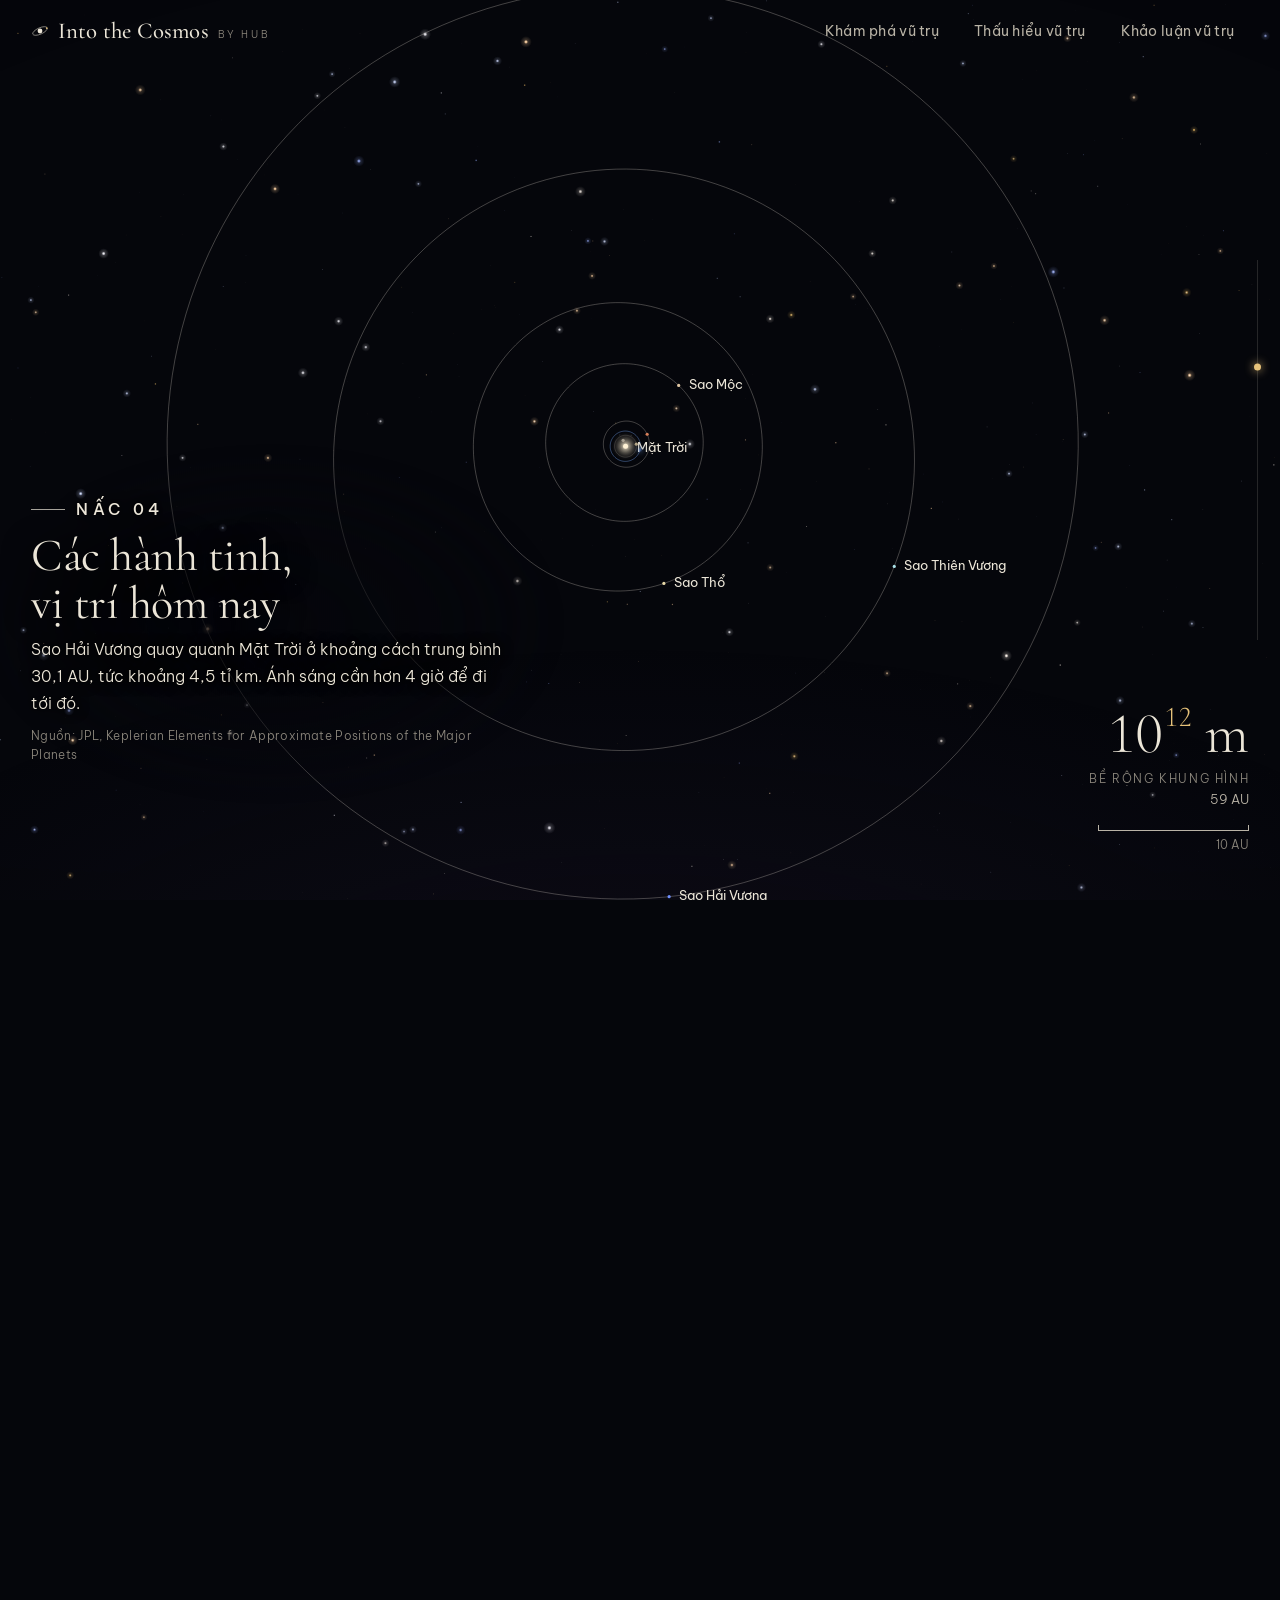
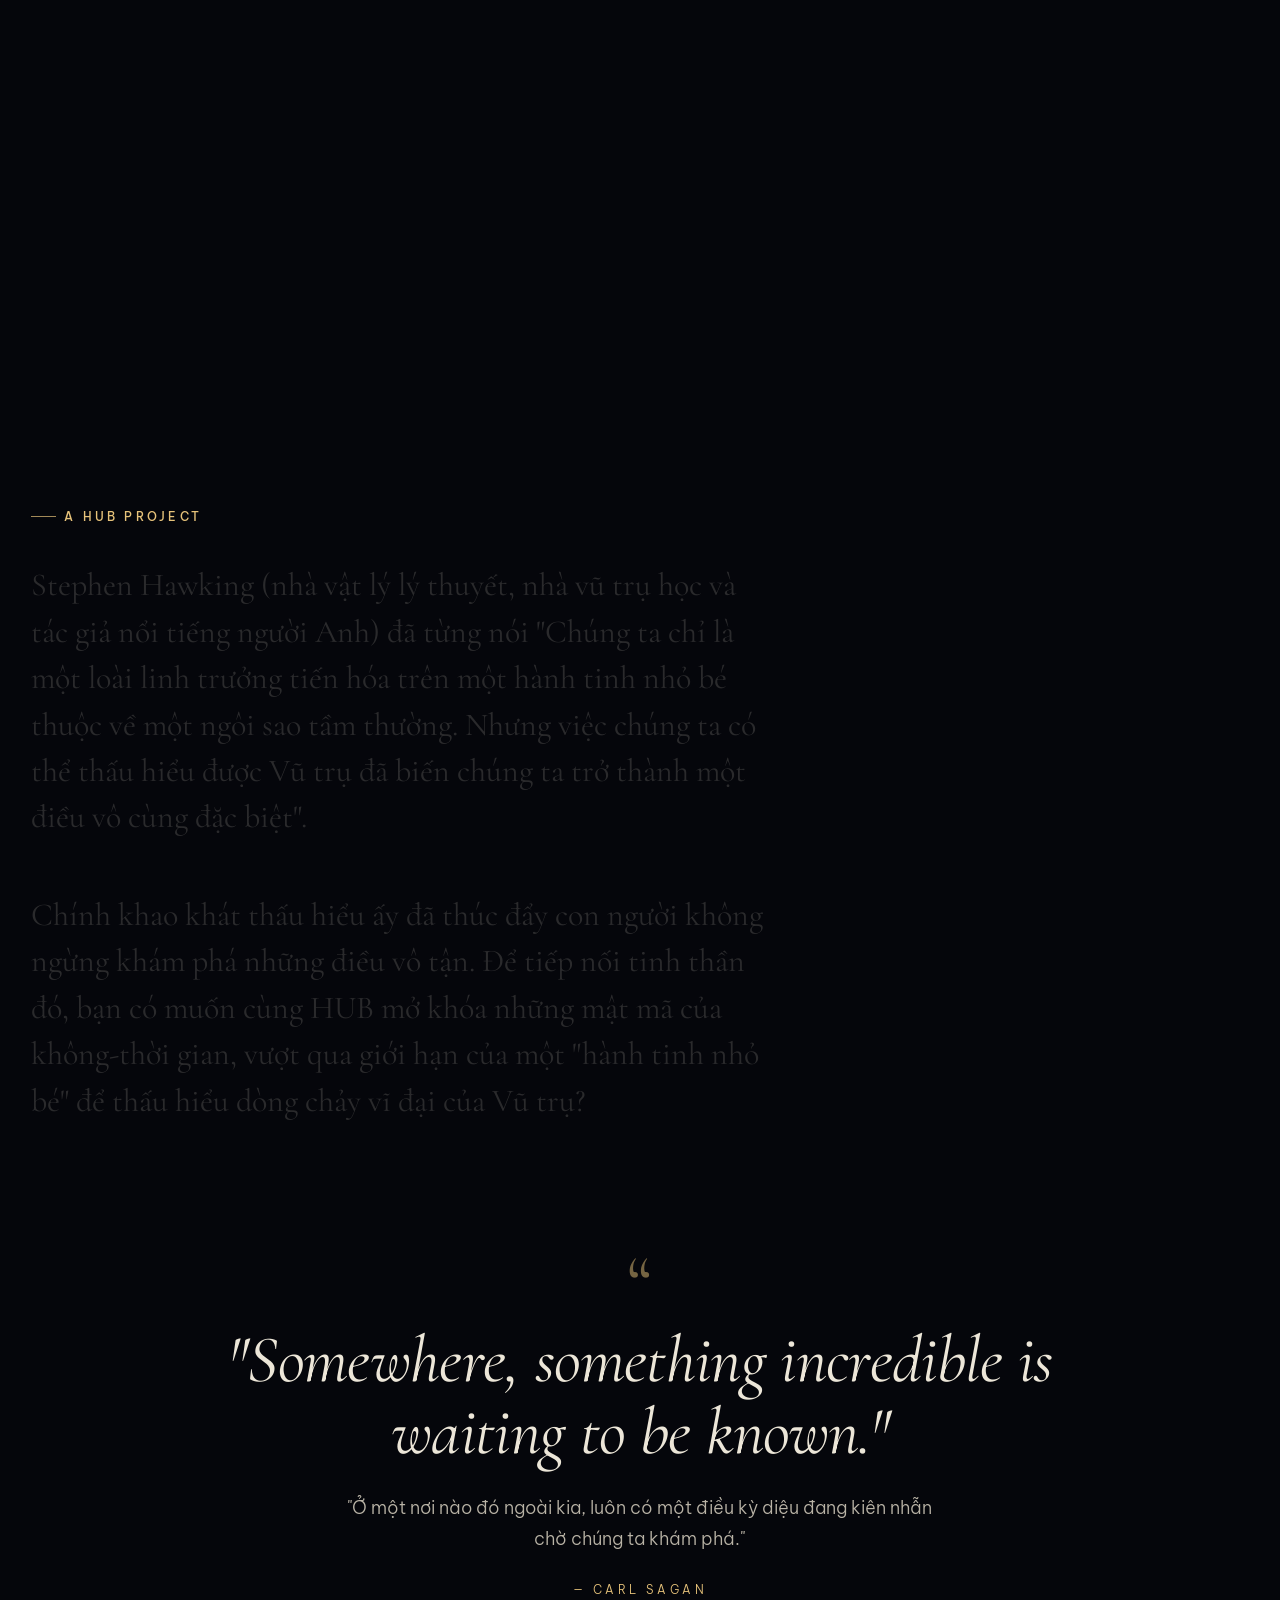
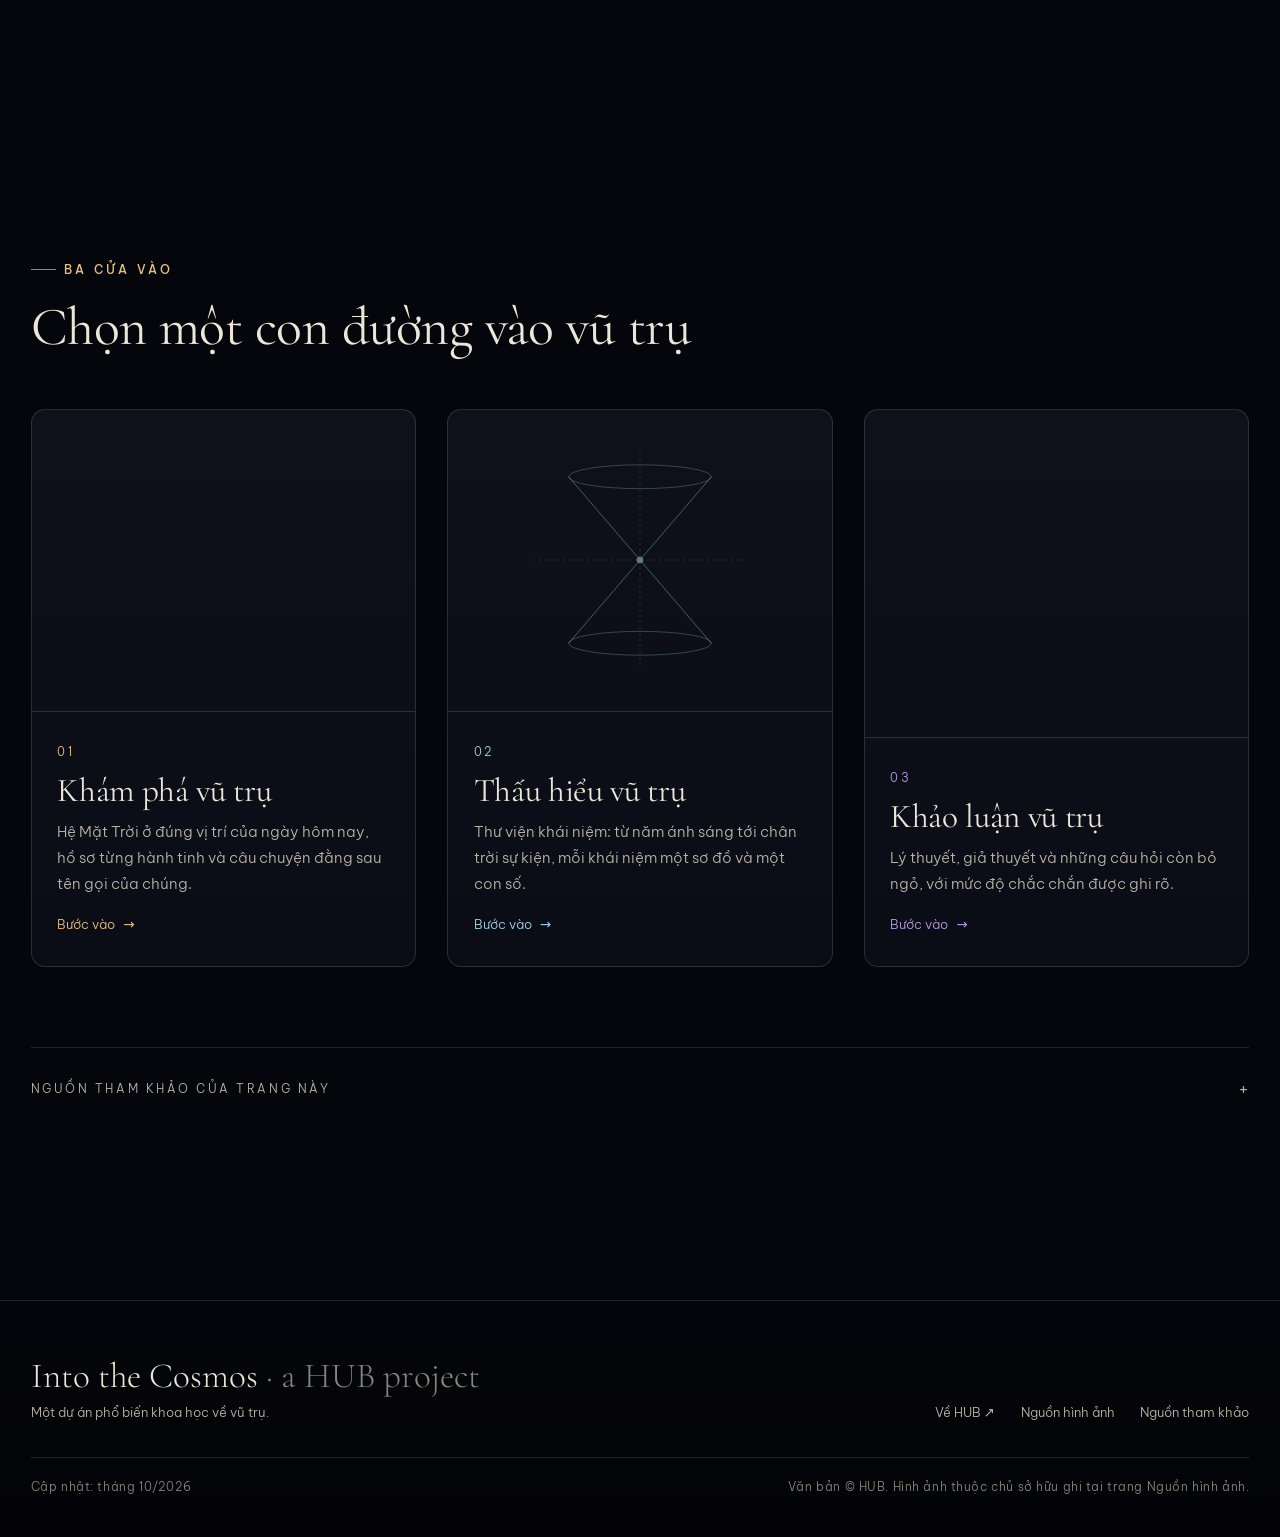
<file: index.html>
<!doctype html>
<html lang="vi" class="no-js" data-root="./" data-section="home" data-updated="10/2026">
<head>
  <title>Into the Cosmos · by HUB — Tỉ lệ của bạn</title>
  <meta name="description" content="Từ Trái Đất tới mạng lưới vũ trụ: cuộn để lùi dần ra xa qua 20 bậc độ lớn, với số liệu thật. Một dự án khoa học của HUB.">
  <meta charset="utf-8">
  <meta name="viewport" content="width=device-width, initial-scale=1, viewport-fit=cover">
  <meta name="theme-color" content="#05060b">
  <link rel="icon" href="./shared/img/favicon.svg" type="image/svg+xml">
  <link rel="icon" href="./shared/img/favicon-32.png" sizes="32x32" type="image/png">
  <link rel="apple-touch-icon" href="./shared/img/apple-touch-icon.png">
  <meta property="og:type" content="website">
  <meta property="og:site_name" content="Into the Cosmos · by HUB">
  <meta property="og:locale" content="vi_VN">
  <meta property="og:title" content="Into the Cosmos · by HUB — Tỉ lệ của bạn">
  <meta property="og:description" content="Từ Trái Đất tới mạng lưới vũ trụ: cuộn để lùi dần ra xa qua 20 bậc độ lớn, với số liệu thật. Một dự án khoa học của HUB.">
  <meta property="og:url" content="https://huybao2206.github.io/cosmos/">
  <meta property="og:image" content="https://huybao2206.github.io/cosmos/shared/img/og-image.jpg">
  <meta property="og:image:width" content="1200">
  <meta property="og:image:height" content="630">
  <meta property="og:image:alt" content="Into the Cosmos — Trái Đất giữa nền sao, a HUB project">
  <meta name="twitter:card" content="summary_large_image">
  <meta name="twitter:image" content="https://huybao2206.github.io/cosmos/shared/img/og-image.jpg">
  <link rel="preconnect" href="https://fonts.googleapis.com">
  <link rel="preconnect" href="https://fonts.gstatic.com" crossorigin>
  <link rel="preconnect" href="https://cdn.jsdelivr.net" crossorigin>
  <link rel="stylesheet" href="https://fonts.googleapis.com/css2?family=Be+Vietnam+Pro:ital,wght@0,300;0,400;0,500;0,600;1,300&family=Cormorant+Garamond:ital,wght@0,400;0,500;0,600;1,400;1,500&display=swap">
  <link rel="stylesheet" href="./shared/css/tokens.css">
  <link rel="stylesheet" href="./shared/css/base.css">
  <script type="importmap">
  {
    "imports": {
      "three": "https://cdn.jsdelivr.net/npm/three@0.187.0/build/three.module.js",
      "three/addons/": "https://cdn.jsdelivr.net/npm/three@0.187.0/examples/jsm/",
      "gsap": "https://cdn.jsdelivr.net/npm/gsap@3.15.0/index.js",
      "gsap/": "https://cdn.jsdelivr.net/npm/gsap@3.15.0/",
      "lenis": "https://cdn.jsdelivr.net/npm/lenis@1.3.27/dist/lenis.mjs"
    }
  }
  </script>

  <link rel="stylesheet" href="./home/home.css">
  <link rel="preload" as="image" href="./home/assets/earth-disk.webp">
</head>
<body>
  <main id="main">
    <section class="powers" id="ti-le" data-assets="./home/assets/" aria-label="Tỉ lệ của bạn: từ Trái Đất tới mạng lưới vũ trụ">
      <div class="pw-stage">
        <canvas aria-hidden="true"></canvas>
        <div class="pw-intro">
          <div>
            <p class="eyebrow" style="justify-content:center">Tỉ lệ của bạn</p>
            <h1>Into the <em>Cosmos</em></h1>
            <p class="lead">Mỗi lần cuộn, khung hình rộng thêm. Từ Trái Đất tới giới hạn của vũ trụ quan sát được là khoảng 20 bậc độ lớn.</p>
            <span class="pw-cue">Cuộn để lùi xa<i></i></span>
          </div>
        </div>
        <ol class="pw-steps">
          <li class="pw-step" data-log="8.0">
            <p class="eyebrow">Nấc 01</p>
            <h2>Trái Đất</h2>
            <p>Đường kính 12 756 km tại xích đạo. Ánh sáng đi hết một vòng xích đạo, dài khoảng 40 075 km, trong 0,13 giây.</p>
            <span class="src">Nguồn: NASA NSSDCA, Earth Fact Sheet</span>
          </li>
          <li class="pw-step" data-log="9.1">
            <p class="eyebrow">Nấc 02</p>
            <h2>Quỹ đạo Mặt Trăng</h2>
            <p>Mặt Trăng cách Trái Đất trung bình 384 400 km. Ánh sáng đi quãng đường này trong khoảng 1,3 giây. Mặt Trăng trên hình đang ở đúng pha của hôm nay.</p>
            <span class="src">Nguồn: NASA NSSDCA, Moon Fact Sheet</span>
          </li>
          <li class="pw-step" data-log="11.6">
            <p class="eyebrow">Nấc 03</p>
            <h2>Một đơn vị thiên văn</h2>
            <p>Đơn vị thiên văn (astronomical unit, AU) xấp xỉ khoảng cách trung bình Trái Đất – Mặt Trời; từ năm 2012, nó được định nghĩa chính xác bằng 149 597 870 700 m. Quãng đường ấy, ánh sáng Mặt Trời vượt qua trong khoảng 8 phút 19 giây.</p>
            <span class="src">Nguồn: IAU 2012, Nghị quyết B2</span>
          </li>
          <li class="pw-step" data-log="13.25">
            <p class="eyebrow">Nấc 04</p>
            <h2>Các hành tinh, vị trí hôm nay</h2>
            <p>Sao Hải Vương quay quanh Mặt Trời ở khoảng cách trung bình 30,1 AU, tức khoảng 4,5 tỉ km. Ánh sáng cần hơn 4 giờ để đi tới đó.</p>
            <span class="src">Nguồn: JPL, Keplerian Elements for Approximate Positions of the Major Planets</span>
          </li>
          <li class="pw-step" data-log="14.3">
            <p class="eyebrow">Nấc 05</p>
            <h2>Nhật quyển</h2>
            <p>Ranh giới nhật quyển (heliopause) là nơi áp suất gió Mặt Trời cân bằng với môi trường liên sao, cách Mặt Trời khoảng 120 AU. Voyager 1 vượt qua ranh giới này năm 2012, Voyager 2 năm 2018. Theo dự báo của NASA, khoảng giữa tháng 11/2026 Voyager 1 sẽ là vật thể nhân tạo đầu tiên cách Trái Đất một ngày ánh sáng.</p>
            <span class="src">Nguồn: NASA; Richardson et al., Nature Astronomy 2019</span>
          </li>
          <li class="pw-step" data-log="16.6">
            <p class="eyebrow">Nấc 06</p>
            <h2>Đám mây Oort</h2>
            <p>Theo ước tính, một quầng vật thể băng bao quanh hệ Mặt Trời từ vài nghìn tới khoảng 100 000 AU, tức tới khoảng 1,6 năm ánh sáng. Đám mây Oort chưa được quan sát trực tiếp; sự tồn tại của nó được suy ra từ quỹ đạo của các sao chổi chu kỳ dài.</p>
            <span class="src">Nguồn: NASA Science, Oort Cloud</span>
          </li>
          <li class="pw-step" data-log="17.35">
            <p class="eyebrow">Nấc 07</p>
            <h2>Ngôi sao gần Mặt Trời nhất</h2>
            <p>Proxima Centauri cách Mặt Trời 4,25 năm ánh sáng, khoảng 269 000 AU. Một năm ánh sáng (light-year) là quãng đường ánh sáng đi trong một năm: khoảng 9,46 nghìn tỉ km.</p>
            <span class="src">Nguồn: Gaia DR3 (Gaia Collaboration, 2023)</span>
          </li>
          <li class="pw-step" data-log="18.05">
            <p class="eyebrow">Nấc 08</p>
            <h2>Láng giềng của Mặt Trời</h2>
            <p>Trong bán kính 10 parsec (32,6 năm ánh sáng), các nhà thiên văn đã liệt kê 540 thiên thể thuộc 339 hệ, gồm sao, sao lùn nâu và hành tinh. Phần lớn là sao lùn đỏ, và hầu như không sao lùn đỏ nào đủ sáng để thấy bằng mắt thường.</p>
            <span class="src">Nguồn: Reylé et al., A&A 650, A201 (2021)</span>
          </li>
          <li class="pw-step" data-log="19.4">
            <p class="eyebrow">Nấc 09</p>
            <h2>Bong bóng Địa phương</h2>
            <p>Mặt Trời nằm trong một khoang khí loãng rộng khoảng 1 000 năm ánh sáng. Theo mô hình của Zucker và cộng sự, khoang này do khoảng 15 vụ nổ siêu tân tinh thổi phồng lên, bắt đầu từ khoảng 14 triệu năm trước.</p>
            <span class="src">Nguồn: Zucker et al., Nature 601, 334 (2022)</span>
          </li>
          <li class="pw-step" data-log="21.1">
            <p class="eyebrow">Nấc 10</p>
            <h2>Ngân Hà</h2>
            <p>Đĩa sao sáng của Ngân Hà rộng khoảng 100 000 năm ánh sáng và chứa ước tính khoảng 100 tỉ ngôi sao trở lên. Mặt Trời cách tâm Ngân Hà khoảng 26 000–27 000 năm ánh sáng. Hình dạng nhánh xoắn trên hình là minh hoạ.</p>
            <span class="src">Nguồn: GRAVITY Collaboration, A&amp;A 625, L10 (2019) và A&amp;A 647, A59 (2021); ESA</span>
          </li>
          <li class="pw-step" data-log="23.1">
            <p class="eyebrow">Nấc 11</p>
            <h2>Nhóm Thiên hà Địa phương</h2>
            <p>Ngân Hà là một trong hàng chục thiên hà (khoảng 80 đã biết) của Nhóm Thiên hà Địa phương (Local Group), một vùng rộng cỡ 10 triệu năm ánh sáng. Ánh sáng ta thấy từ thiên hà Andromeda hôm nay đã rời nơi đó khoảng 2,5 triệu năm trước.</p>
            <span class="src">Nguồn: NASA/Hubble; McConnachie, AJ 144, 4 (2012)</span>
          </li>
          <li class="pw-step" data-log="25.0">
            <p class="eyebrow">Nấc 12</p>
            <h2>Siêu đám Laniakea</h2>
            <p>Nhóm Thiên hà Địa phương nằm ở rìa siêu đám Laniakea: khoảng 100 000 thiên hà trong một vùng rộng chừng 520 triệu năm ánh sáng, xác định bằng hướng chuyển động chung của các thiên hà.</p>
            <span class="src">Nguồn: Tully et al., Nature 513, 71 (2014)</span>
          </li>
          <li class="pw-step" data-log="26.95">
            <p class="eyebrow">Nấc 13</p>
            <h2>Mạng lưới vũ trụ</h2>
            <p>Các thiên hà xếp thành sợi và tường bao quanh những khoảng trống rộng hàng chục tới hàng trăm triệu năm ánh sáng. Vũ trụ quan sát được có đường kính khoảng 93 tỉ năm ánh sáng. Bán kính 46,5 tỉ năm ánh sáng của nó lớn hơn nhiều so với 13,8 tỉ năm ánh sáng, vì không gian giãn nở trong khi ánh sáng đang trên đường đi (tính theo mô hình ΛCDM).</p>
            <span class="src">Nguồn: Planck Collaboration, A&A 641, A6 (2020)</span>
          </li>
        </ol>
        <div class="pw-hud" aria-hidden="true">
          <div class="pw-exp" data-hud="exp">10<sup>7</sup> m</div>
          <div class="pw-span"><small>Bề rộng khung hình</small><span data-hud="span">—</span></div>
          <div class="pw-scale"><i data-hud="bar"></i><span data-hud="bar-label"></span></div>
        </div>
        <div class="pw-rail" data-hud="rail" aria-hidden="true"></div>
      </div>
    </section>

    <section class="prologue" id="loi-mo-dau" aria-labelledby="pro-h">
      <div class="wrap">
        <h2 id="pro-h" class="eyebrow">A HUB Project</h2>
        <div class="prologue-text" data-prologue></div>
        <figure class="quote-big reveal" data-quote>
          <span class="mark" aria-hidden="true">“</span>
          <blockquote><p class="en" lang="en"></p></blockquote>
          <p class="vi"></p>
          <figcaption></figcaption>
        </figure>
      </div>
    </section>

    <section class="section" id="cua-vao" aria-labelledby="portals-h">
      <div class="wrap">
        <header class="section-head reveal">
          <p class="eyebrow">Ba cửa vào</p>
          <h2 id="portals-h">Chọn một con đường vào vũ trụ</h2>
        </header>
        <div class="portals-grid">
          <a class="portal reveal" data-id="kham-pha" href="./kham-pha/">
            <div class="portal-visual"><canvas data-portal-anim="orrery" aria-hidden="true"></canvas></div>
            <div class="portal-body">
              <span class="portal-num">01</span>
              <h3>Khám phá vũ trụ</h3>
              <p>Hệ Mặt Trời ở đúng vị trí của ngày hôm nay, hồ sơ từng hành tinh và câu chuyện đằng sau tên gọi của chúng.</p>
              <span class="portal-go">Bước vào</span>
            </div>
          </a>
          <a class="portal reveal" data-id="thau-hieu" href="./thau-hieu/">
            <div class="portal-visual">
              <div class="eqs" aria-hidden="true">
                <svg viewBox="0 0 200 200" fill="none" stroke="currentColor" stroke-width="1">
                  <g class="cone">
                    <path d="M40 30 L100 100 L160 30 M40 170 L100 100 L160 170" opacity=".7"/>
                    <ellipse cx="100" cy="30" rx="60" ry="10" opacity=".5"/>
                    <ellipse cx="100" cy="170" rx="60" ry="10" opacity=".5"/>
                    <path d="M100 10 V190 M10 100 H190" stroke-dasharray="2 4" opacity=".35"/>
                  </g>
                  <circle cx="100" cy="100" r="2.5" fill="currentColor"/>
                </svg>
                <span style="left:8%;top:12%;animation-delay:0s">E = mc²</span>
                <span style="left:54%;top:18%;animation-delay:2.4s">F = G m₁m₂ / r²</span>
                <span style="left:12%;top:72%;animation-delay:4.8s">v = H₀ · d</span>
                <span style="left:56%;top:78%;animation-delay:7.2s">r<sub>s</sub> = 2GM / c²</span>
                <span style="left:30%;top:44%;animation-delay:9.6s">λ = h / p</span>
              </div>
            </div>
            <div class="portal-body">
              <span class="portal-num">02</span>
              <h3>Thấu hiểu vũ trụ</h3>
              <p>Thư viện khái niệm: từ năm ánh sáng tới chân trời sự kiện, mỗi khái niệm một sơ đồ và một con số.</p>
              <span class="portal-go">Bước vào</span>
            </div>
          </a>
          <a class="portal reveal" data-id="khao-luan" href="./khao-luan/">
            <div class="portal-visual"><canvas data-portal-anim="nebula" aria-hidden="true"></canvas></div>
            <div class="portal-body">
              <span class="portal-num">03</span>
              <h3>Khảo luận vũ trụ</h3>
              <p>Lý thuyết, giả thuyết và những câu hỏi còn bỏ ngỏ, với mức độ chắc chắn được ghi rõ.</p>
              <span class="portal-go">Bước vào</span>
            </div>
          </a>
        </div>

        <details class="sources home-sources">
          <summary>Nguồn tham khảo của trang này</summary>
          <ol>
            <li>NASA NSSDCA, <a href="https://nssdc.gsfc.nasa.gov/planetary/factsheet/">Planetary Fact Sheet</a> — Earth Fact Sheet, Moon Fact Sheet.</li>
            <li>IAU 2012, <a href="https://www.iau.org/static/resolutions/IAU2012_English.pdf">Nghị quyết B2</a> về đơn vị thiên văn.</li>
            <li>E. M. Standish, JPL, <a href="https://ssd.jpl.nasa.gov/planets/approx_pos.html">Keplerian Elements for Approximate Positions of the Major Planets</a> — vị trí các hành tinh hôm nay.</li>
            <li>J. Meeus, <em>Astronomical Algorithms</em>, 2nd ed. (1998), ch. 47 — độ giãn (elongation) trung bình của Mặt Trăng, để vẽ đúng pha.</li>
            <li>NASA, Voyager; J. D. Richardson et al., <em>Nature Astronomy</em> 3, 1019 (2019) — Voyager 2 vượt nhật quyển dừng ngày 5/11/2018 ở ~119 AU.</li>
            <li>NASA Science, <a href="https://science.nasa.gov/solar-system/oort-cloud/">Oort Cloud</a>.</li>
            <li>Gaia Collaboration, Vallenari et al., <em>A&amp;A</em> 674, A1 (2023) — khoảng cách Proxima Centauri.</li>
            <li>C. Reylé et al., <a href="https://arxiv.org/abs/2104.14972">The 10 parsec sample in the Gaia era</a>, <em>A&amp;A</em> 650, A201 (2021).</li>
            <li>C. Zucker et al., Star formation near the Sun is driven by expansion of the Local Bubble, <em>Nature</em> 601, 334 (2022).</li>
            <li>GRAVITY Collaboration, <a href="https://arxiv.org/abs/1904.05721"><em>A&amp;A</em> 625, L10 (2019)</a> — khoảng cách Mặt Trời–tâm Ngân Hà 8,178 kpc.</li>
            <li>ESA, <a href="https://www.esa.int/Science_Exploration/Space_Science/How_many_stars_are_there_in_the_Universe">How many stars are there in the Universe?</a></li>
            <li>R. B. Tully et al., The Laniakea supercluster of galaxies, <em>Nature</em> 513, 71 (2014).</li>
            <li>Planck Collaboration, Planck 2018 results VI, <em>A&amp;A</em> 641, A6 (2020) — tuổi vũ trụ 13,787 ± 0,020 tỉ năm.</li>
            <li>Lời mở đầu: câu nói của Stephen Hawking được ghi nhận từ phỏng vấn trên tạp chí <em>Der Spiegel</em> (17/10/1988). Câu "Somewhere, something incredible is waiting to be known" thường được gán cho Carl Sagan; theo <a href="https://quoteinvestigator.com/2013/03/18/incredible/">Quote Investigator</a>, câu này xuất hiện lần đầu ở cuối bài viết về Sagan của nhà báo Sharon Begley trên <em>Newsweek</em> (15/8/1977).</li>
          </ol>
          <p class="updated">Cập nhật: tháng 10/2026. Ảnh Trái Đất dựng từ texture của Solar System Scope (CC BY 4.0). Ngân Hà và mạng lưới vũ trụ là hình minh hoạ.</p>
        </details>
      </div>
    </section>
  </main>
  <script type="module" src="./home/home.js"></script>
</body>
</html>
</file>
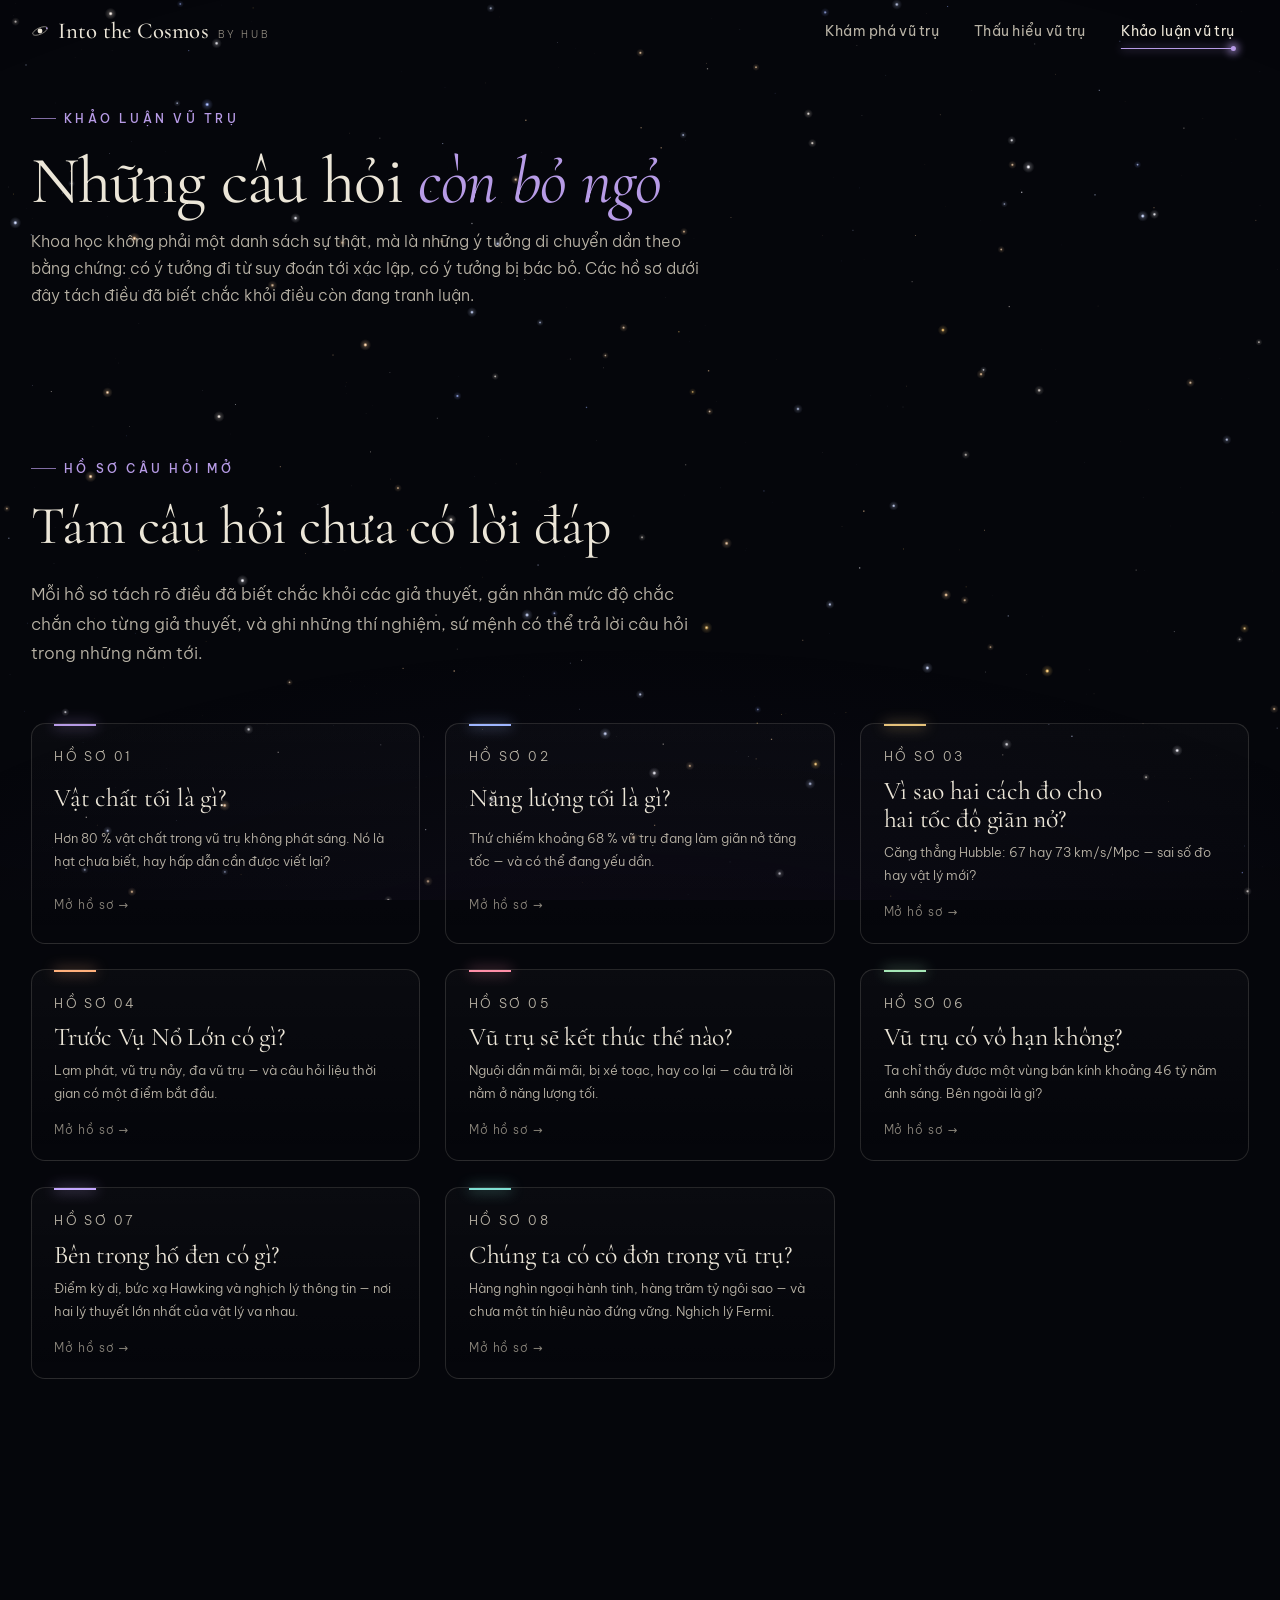
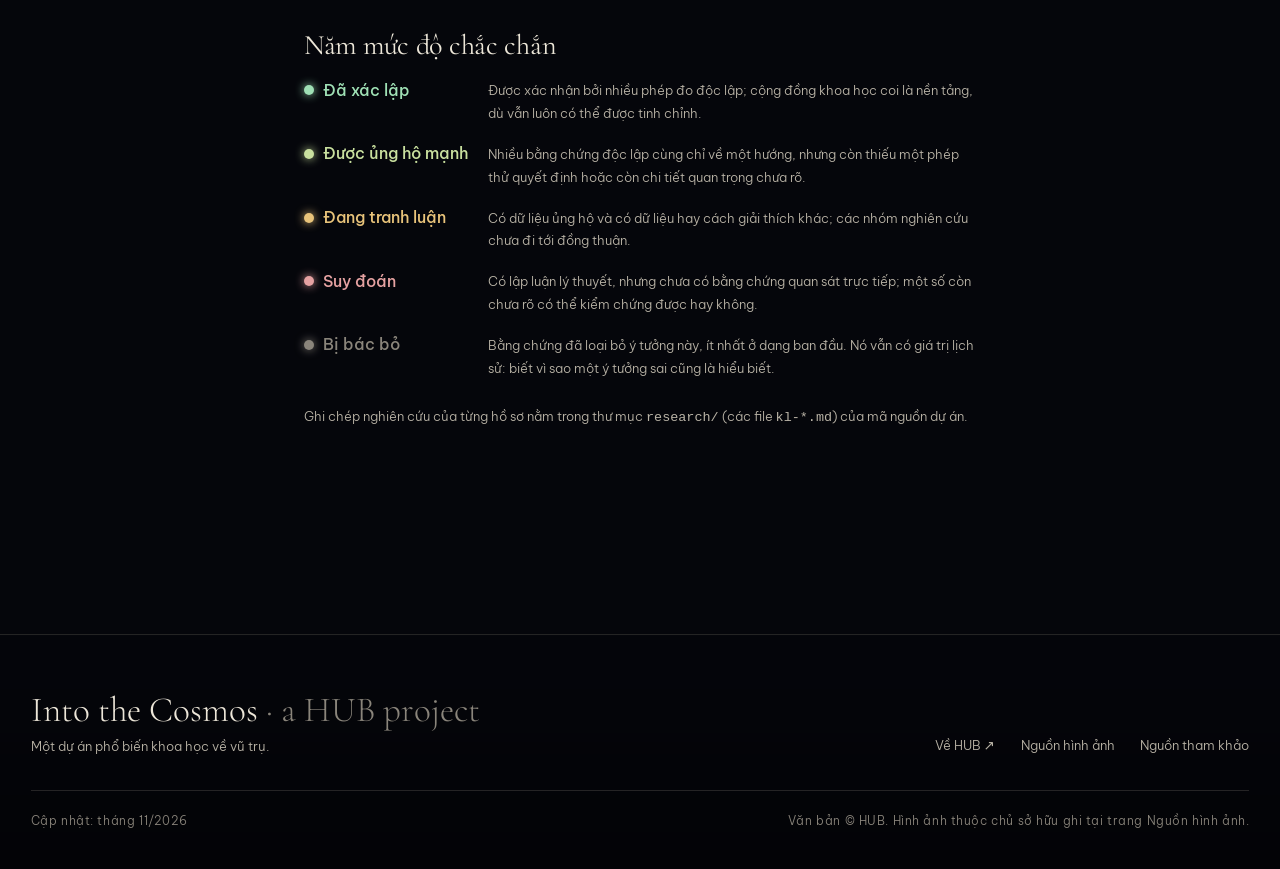
<file: khao-luan/index.html>
<!doctype html>
<html lang="vi" class="no-js" data-root="../" data-section="khao-luan" data-updated="11/2026">
<head>
  <title>Khảo luận vũ trụ · Into the Cosmos</title>
  <meta name="description" content="Những câu hỏi lớn còn bỏ ngỏ về vũ trụ — vật chất tối, năng lượng tối, trước Vụ Nổ Lớn, sự sống ngoài Trái Đất — với từng giả thuyết được gắn rõ mức độ chắc chắn.">
  <meta charset="utf-8">
  <meta name="viewport" content="width=device-width, initial-scale=1, viewport-fit=cover">
  <meta name="theme-color" content="#05060b">
  <link rel="icon" href="../shared/img/favicon.svg" type="image/svg+xml">
  <link rel="icon" href="../shared/img/favicon-32.png" sizes="32x32" type="image/png">
  <link rel="apple-touch-icon" href="../shared/img/apple-touch-icon.png">
  <meta property="og:type" content="website">
  <meta property="og:site_name" content="Into the Cosmos · by HUB">
  <meta property="og:locale" content="vi_VN">
  <meta property="og:title" content="Khảo luận vũ trụ · Into the Cosmos">
  <meta property="og:description" content="Tám câu hỏi lớn còn bỏ ngỏ về vũ trụ, mỗi giả thuyết được gắn rõ mức độ chắc chắn.">
  <meta property="og:url" content="https://huybao2206.github.io/cosmos/khao-luan/">
  <meta property="og:image" content="https://huybao2206.github.io/cosmos/shared/img/og-image.jpg">
  <meta property="og:image:width" content="1200">
  <meta property="og:image:height" content="630">
  <meta property="og:image:alt" content="Into the Cosmos — Trái Đất giữa nền sao, a HUB project">
  <meta name="twitter:card" content="summary_large_image">
  <meta name="twitter:image" content="https://huybao2206.github.io/cosmos/shared/img/og-image.jpg">
  <link rel="preconnect" href="https://fonts.googleapis.com">
  <link rel="preconnect" href="https://fonts.gstatic.com" crossorigin>
  <link rel="preconnect" href="https://cdn.jsdelivr.net" crossorigin>
  <link rel="stylesheet" href="https://fonts.googleapis.com/css2?family=Be+Vietnam+Pro:ital,wght@0,300;0,400;0,500;0,600;1,300&family=Cormorant+Garamond:ital,wght@0,400;0,500;0,600;1,400;1,500&display=swap">
  <link rel="stylesheet" href="../shared/css/tokens.css">
  <link rel="stylesheet" href="../shared/css/base.css">
  <script type="importmap">
  {
    "imports": {
      "three": "https://cdn.jsdelivr.net/npm/three@0.187.0/build/three.module.js",
      "three/addons/": "https://cdn.jsdelivr.net/npm/three@0.187.0/examples/jsm/",
      "gsap": "https://cdn.jsdelivr.net/npm/gsap@3.15.0/index.js",
      "gsap/": "https://cdn.jsdelivr.net/npm/gsap@3.15.0/",
      "lenis": "https://cdn.jsdelivr.net/npm/lenis@1.3.27/dist/lenis.mjs",
      "katex": "https://cdn.jsdelivr.net/npm/katex@0.19.0/dist/katex.mjs"
    }
  }
  </script>
  <link rel="stylesheet" href="../thau-hieu/css/thau-hieu.css">
  <link rel="stylesheet" href="./css/khao-luan.css">
</head>
<body>
  <main id="main">
    <section class="kl-hero" aria-labelledby="kl-h1">
      <div class="wrap kl-hero-ui">
        <div class="kl-intro">
          <p class="eyebrow">Khảo luận vũ trụ</p>
          <h1 id="kl-h1">Những câu hỏi <em>còn bỏ ngỏ</em></h1>
          <p class="lead">Khoa học không phải một danh sách sự thật, mà là những ý tưởng di chuyển dần theo bằng chứng: có ý tưởng đi từ suy đoán tới xác lập, có ý tưởng bị bác bỏ. Các hồ sơ dưới đây tách điều đã biết chắc khỏi điều còn đang tranh luận.</p>
        </div>
      </div>
    </section>

    <section class="kl-index section" aria-labelledby="kl-index-h">
      <div class="wrap">
        <header class="section-head">
          <p class="eyebrow">Hồ sơ câu hỏi mở</p>
          <h2 id="kl-index-h">Tám câu hỏi chưa có lời đáp</h2>
          <p class="lead">Mỗi hồ sơ tách rõ điều đã biết chắc khỏi các giả thuyết, gắn nhãn mức độ chắc chắn cho từng giả thuyết, và ghi những thí nghiệm, sứ mệnh có thể trả lời câu hỏi trong những năm tới.</p>
        </header>
        <div class="kl-list" id="kl-list"></div>
      </div>
    </section>

    <section class="kl-scale section" aria-labelledby="kl-scale-h">
      <div class="wrap-text">
        <h2 id="kl-scale-h" class="th-about-h">Năm mức độ chắc chắn</h2>
        <dl class="kl-levels" id="kl-levels"></dl>
        <p class="muted small">Ghi chép nghiên cứu của từng hồ sơ nằm trong thư mục <code>research/</code> (các file <code>kl-*.md</code>) của mã nguồn dự án.</p>
      </div>
    </section>
  </main>
  <script type="module" src="./js/main.js?v=20261126"></script>
</body>
</html>
</file>
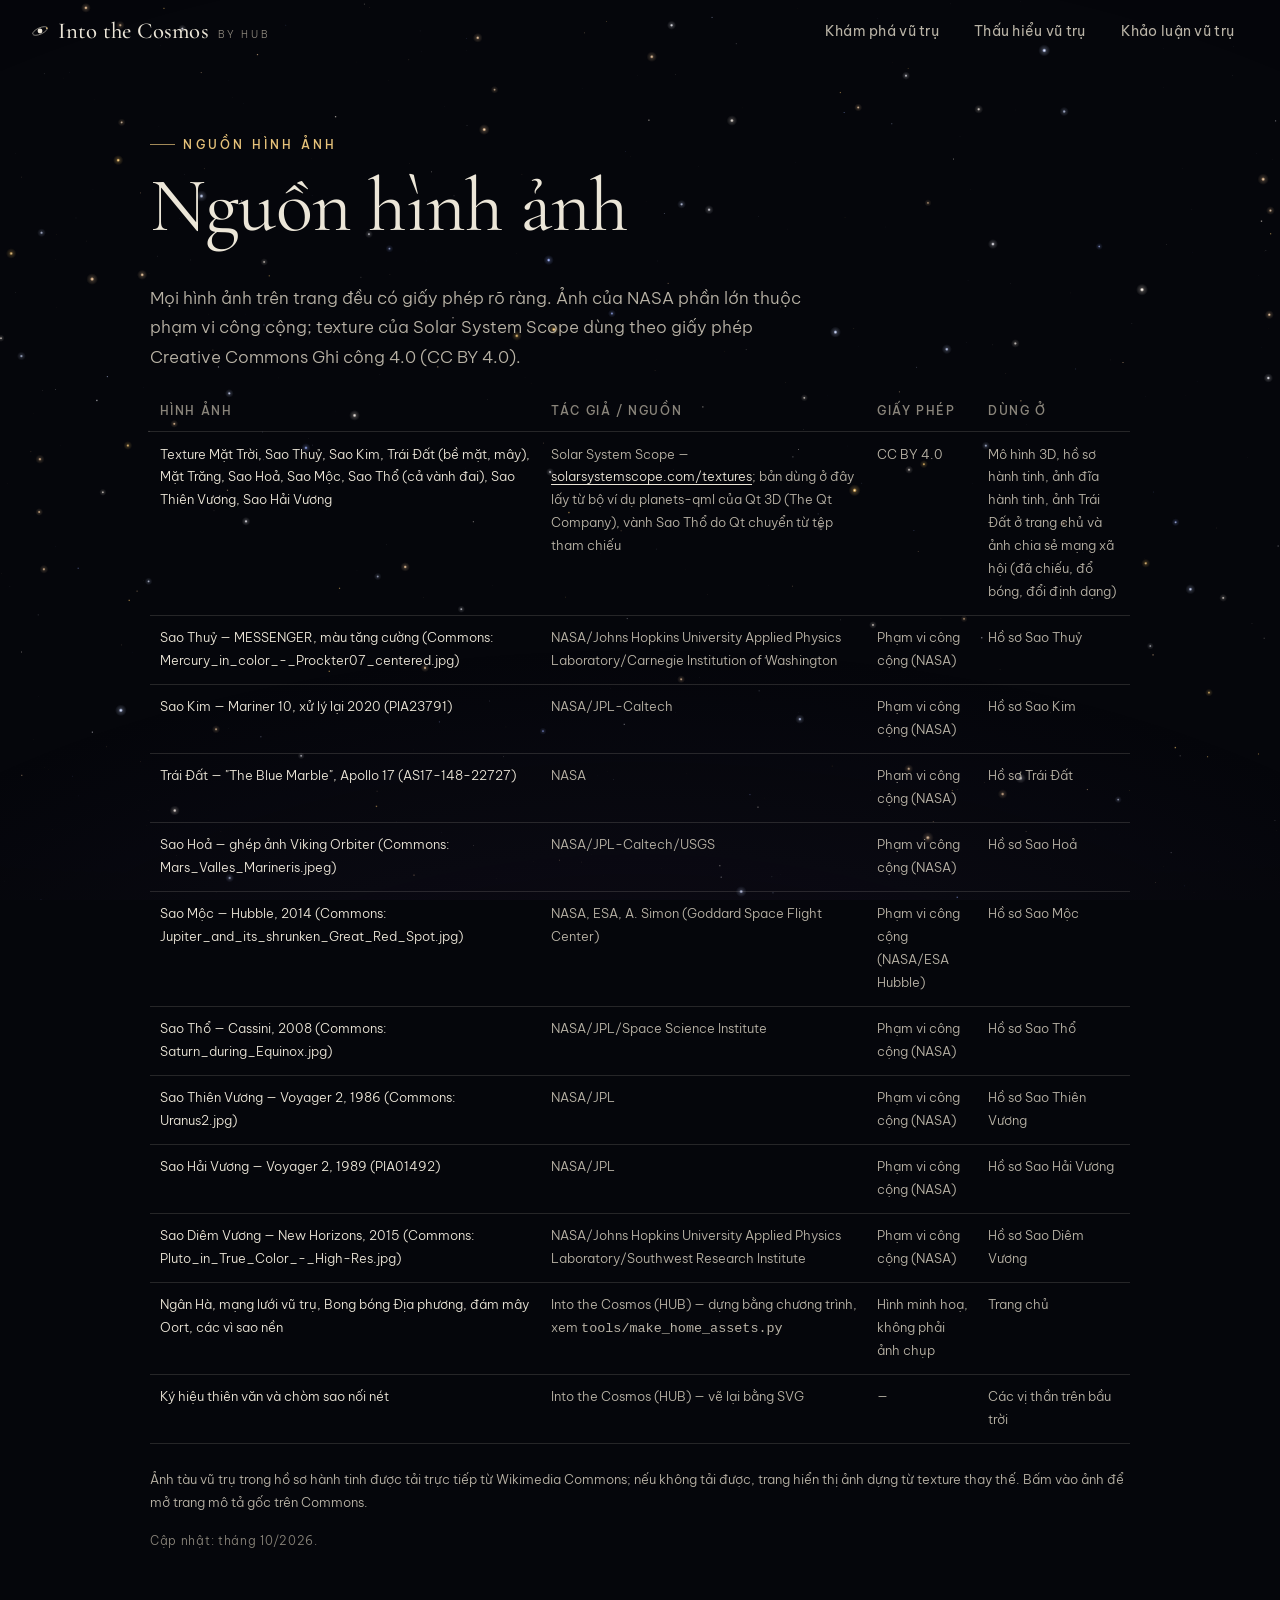
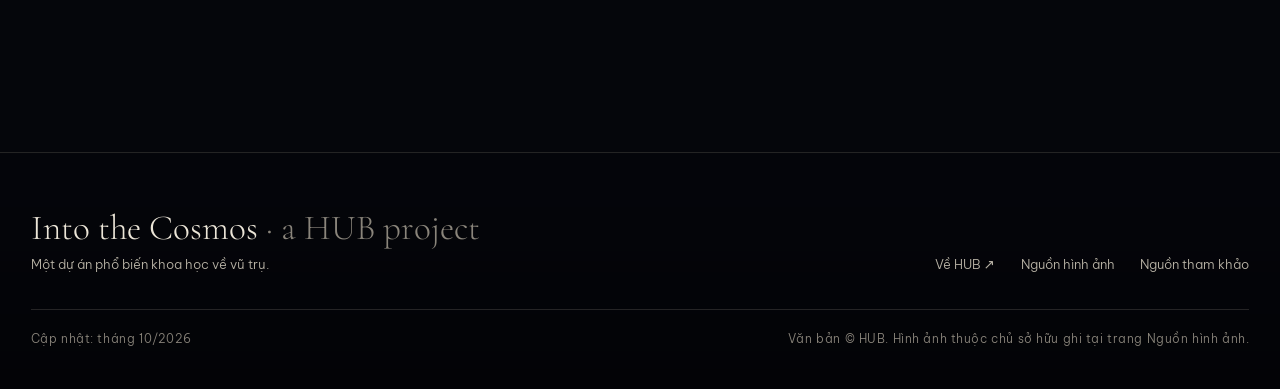
<file: nguon-hinh-anh/index.html>
<!doctype html>
<html lang="vi" class="no-js" data-root="../" data-section="credits" data-updated="10/2026">
<head>
  <title>Nguồn hình ảnh · Into the Cosmos</title>
  <meta name="description" content="Nguồn hình ảnh của Into the Cosmos · by HUB.">
  <meta charset="utf-8">
  <meta name="viewport" content="width=device-width, initial-scale=1, viewport-fit=cover">
  <meta name="theme-color" content="#05060b">
  <link rel="icon" href="../shared/img/favicon.svg" type="image/svg+xml">
  <link rel="icon" href="../shared/img/favicon-32.png" sizes="32x32" type="image/png">
  <link rel="apple-touch-icon" href="../shared/img/apple-touch-icon.png">
  <meta property="og:type" content="website">
  <meta property="og:site_name" content="Into the Cosmos · by HUB">
  <meta property="og:locale" content="vi_VN">
  <meta property="og:title" content="Nguồn hình ảnh · Into the Cosmos">
  <meta property="og:description" content="Nguồn hình ảnh của Into the Cosmos · by HUB.">
  <meta property="og:url" content="https://huybao2206.github.io/cosmos/nguon-hinh-anh/">
  <meta property="og:image" content="https://huybao2206.github.io/cosmos/shared/img/og-image.jpg">
  <meta property="og:image:width" content="1200">
  <meta property="og:image:height" content="630">
  <meta property="og:image:alt" content="Into the Cosmos — Trái Đất giữa nền sao, a HUB project">
  <meta name="twitter:card" content="summary_large_image">
  <meta name="twitter:image" content="https://huybao2206.github.io/cosmos/shared/img/og-image.jpg">
  <link rel="preconnect" href="https://fonts.googleapis.com">
  <link rel="preconnect" href="https://fonts.gstatic.com" crossorigin>
  <link rel="preconnect" href="https://cdn.jsdelivr.net" crossorigin>
  <link rel="stylesheet" href="https://fonts.googleapis.com/css2?family=Be+Vietnam+Pro:ital,wght@0,300;0,400;0,500;0,600;1,300&family=Cormorant+Garamond:ital,wght@0,400;0,500;0,600;1,400;1,500&display=swap">
  <link rel="stylesheet" href="../shared/css/tokens.css">
  <link rel="stylesheet" href="../shared/css/base.css">
  <script type="importmap">
  {
    "imports": {
      "three": "https://cdn.jsdelivr.net/npm/three@0.187.0/build/three.module.js",
      "three/addons/": "https://cdn.jsdelivr.net/npm/three@0.187.0/examples/jsm/",
      "gsap": "https://cdn.jsdelivr.net/npm/gsap@3.15.0/index.js",
      "gsap/": "https://cdn.jsdelivr.net/npm/gsap@3.15.0/",
      "lenis": "https://cdn.jsdelivr.net/npm/lenis@1.3.27/dist/lenis.mjs"
    }
  }
  </script>

  <style>
    .credits h2 { font-size: var(--fs-h3); margin-top: 3rem; }
    .credits table { width: 100%; border-collapse: collapse; font-size: var(--fs-small); }
    .credits th, .credits td { text-align: left; vertical-align: top; padding: .7rem .6rem; border-bottom: 1px solid var(--line); }
    .credits th { color: var(--ink-3); font-weight: 500; font-size: var(--fs-micro); letter-spacing: .14em; text-transform: uppercase; }
    .credits td:first-child { color: var(--ink); }
    .credits td { color: var(--ink-2); }
    .credits a { color: var(--ink); text-underline-offset: 3px; }
    .credits ol li { margin-bottom: .6rem; color: var(--ink-2); }
    .credits .table-wrap { overflow-x: auto; }
  </style>
</head>
<body>
  <main id="main" class="section credits">
    <div class="wrap" style="max-width:980px">
      <p class="eyebrow">Nguồn hình ảnh</p>
      <h1>Nguồn hình ảnh</h1>
      <p class="lead">Mọi hình ảnh trên trang đều có giấy phép rõ ràng. Ảnh của NASA phần lớn thuộc phạm vi công cộng; texture của Solar System Scope dùng theo giấy phép Creative Commons Ghi công 4.0 (CC BY 4.0).</p>
      <div class="table-wrap"><table>
        <thead><tr><th>Hình ảnh</th><th>Tác giả / nguồn</th><th>Giấy phép</th><th>Dùng ở</th></tr></thead>
        <tbody>
<tr><td>Texture Mặt Trời, Sao Thuỷ, Sao Kim, Trái Đất (bề mặt, mây), Mặt Trăng, Sao Hoả, Sao Mộc, Sao Thổ (cả vành đai), Sao Thiên Vương, Sao Hải Vương</td><td>Solar System Scope — <a href="https://www.solarsystemscope.com/textures/">solarsystemscope.com/textures</a>; bản dùng ở đây lấy từ bộ ví dụ planets-qml của Qt 3D (The Qt Company), vành Sao Thổ do Qt chuyển từ tệp tham chiếu</td><td>CC BY 4.0</td><td>Mô hình 3D, hồ sơ hành tinh, ảnh đĩa hành tinh, ảnh Trái Đất ở trang chủ và ảnh chia sẻ mạng xã hội (đã chiếu, đổ bóng, đổi định dạng)</td></tr>
<tr><td>Sao Thuỷ — MESSENGER, màu tăng cường (Commons: Mercury_in_color_-_Prockter07_centered.jpg)</td><td>NASA/Johns Hopkins University Applied Physics Laboratory/Carnegie Institution of Washington</td><td>Phạm vi công cộng (NASA)</td><td>Hồ sơ Sao Thuỷ</td></tr>
<tr><td>Sao Kim — Mariner 10, xử lý lại 2020 (PIA23791)</td><td>NASA/JPL-Caltech</td><td>Phạm vi công cộng (NASA)</td><td>Hồ sơ Sao Kim</td></tr>
<tr><td>Trái Đất — "The Blue Marble", Apollo 17 (AS17-148-22727)</td><td>NASA</td><td>Phạm vi công cộng (NASA)</td><td>Hồ sơ Trái Đất</td></tr>
<tr><td>Sao Hoả — ghép ảnh Viking Orbiter (Commons: Mars_Valles_Marineris.jpeg)</td><td>NASA/JPL-Caltech/USGS</td><td>Phạm vi công cộng (NASA)</td><td>Hồ sơ Sao Hoả</td></tr>
<tr><td>Sao Mộc — Hubble, 2014 (Commons: Jupiter_and_its_shrunken_Great_Red_Spot.jpg)</td><td>NASA, ESA, A. Simon (Goddard Space Flight Center)</td><td>Phạm vi công cộng (NASA/ESA Hubble)</td><td>Hồ sơ Sao Mộc</td></tr>
<tr><td>Sao Thổ — Cassini, 2008 (Commons: Saturn_during_Equinox.jpg)</td><td>NASA/JPL/Space Science Institute</td><td>Phạm vi công cộng (NASA)</td><td>Hồ sơ Sao Thổ</td></tr>
<tr><td>Sao Thiên Vương — Voyager 2, 1986 (Commons: Uranus2.jpg)</td><td>NASA/JPL</td><td>Phạm vi công cộng (NASA)</td><td>Hồ sơ Sao Thiên Vương</td></tr>
<tr><td>Sao Hải Vương — Voyager 2, 1989 (PIA01492)</td><td>NASA/JPL</td><td>Phạm vi công cộng (NASA)</td><td>Hồ sơ Sao Hải Vương</td></tr>
<tr><td>Sao Diêm Vương — New Horizons, 2015 (Commons: Pluto_in_True_Color_-_High-Res.jpg)</td><td>NASA/Johns Hopkins University Applied Physics Laboratory/Southwest Research Institute</td><td>Phạm vi công cộng (NASA)</td><td>Hồ sơ Sao Diêm Vương</td></tr>
<tr><td>Ngân Hà, mạng lưới vũ trụ, Bong bóng Địa phương, đám mây Oort, các vì sao nền</td><td>Into the Cosmos (HUB) — dựng bằng chương trình, xem <code>tools/make_home_assets.py</code></td><td>Hình minh hoạ, không phải ảnh chụp</td><td>Trang chủ</td></tr>
<tr><td>Ký hiệu thiên văn và chòm sao nối nét</td><td>Into the Cosmos (HUB) — vẽ lại bằng SVG</td><td>—</td><td>Các vị thần trên bầu trời</td></tr>
        </tbody>
      </table></div>
      <p class="small muted" style="margin-top:1.6rem">Ảnh tàu vũ trụ trong hồ sơ hành tinh được tải trực tiếp từ Wikimedia Commons; nếu không tải được, trang hiển thị ảnh dựng từ texture thay thế. Bấm vào ảnh để mở trang mô tả gốc trên Commons.</p>
      <p class="updated">Cập nhật: tháng 10/2026.</p>
    </div>
  </main>
  <script type="module">
    import { initSite } from '../shared/js/site.js';
    initSite();
  </script>
</body>
</html>
</file>
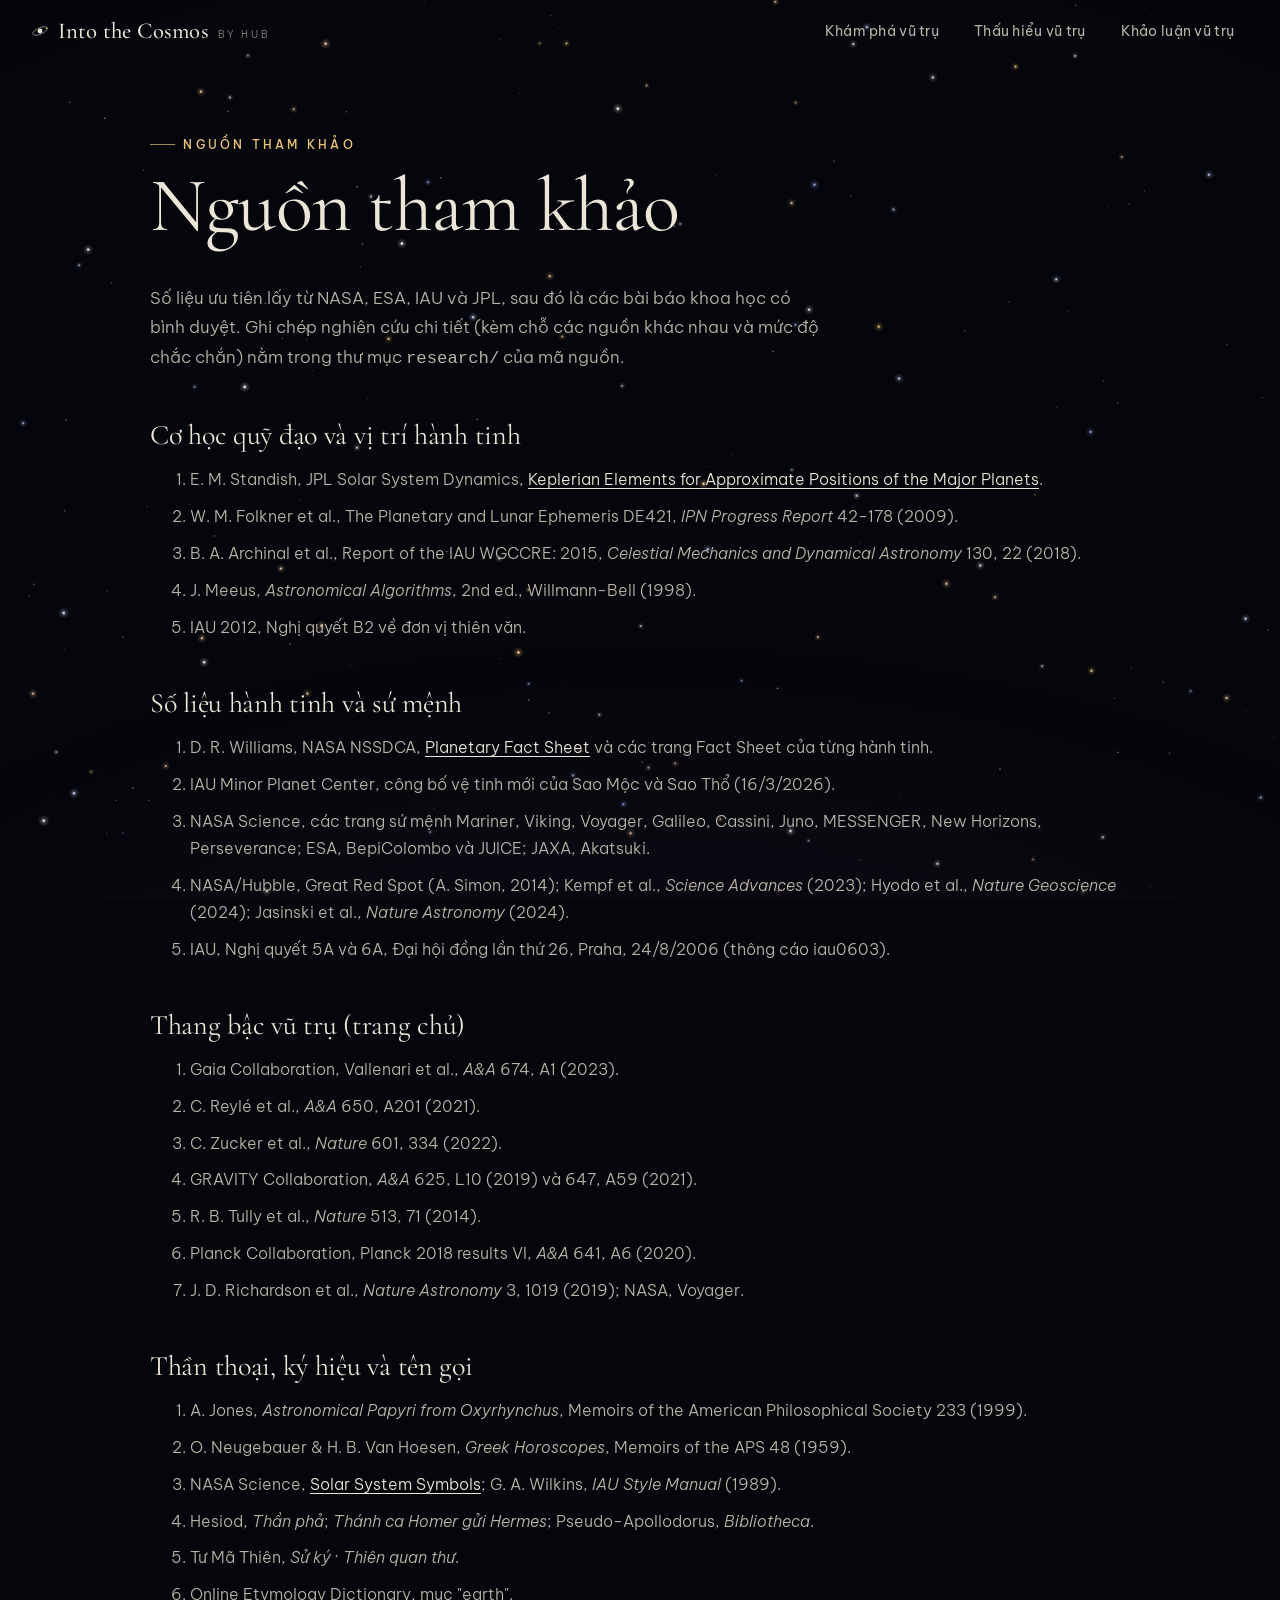
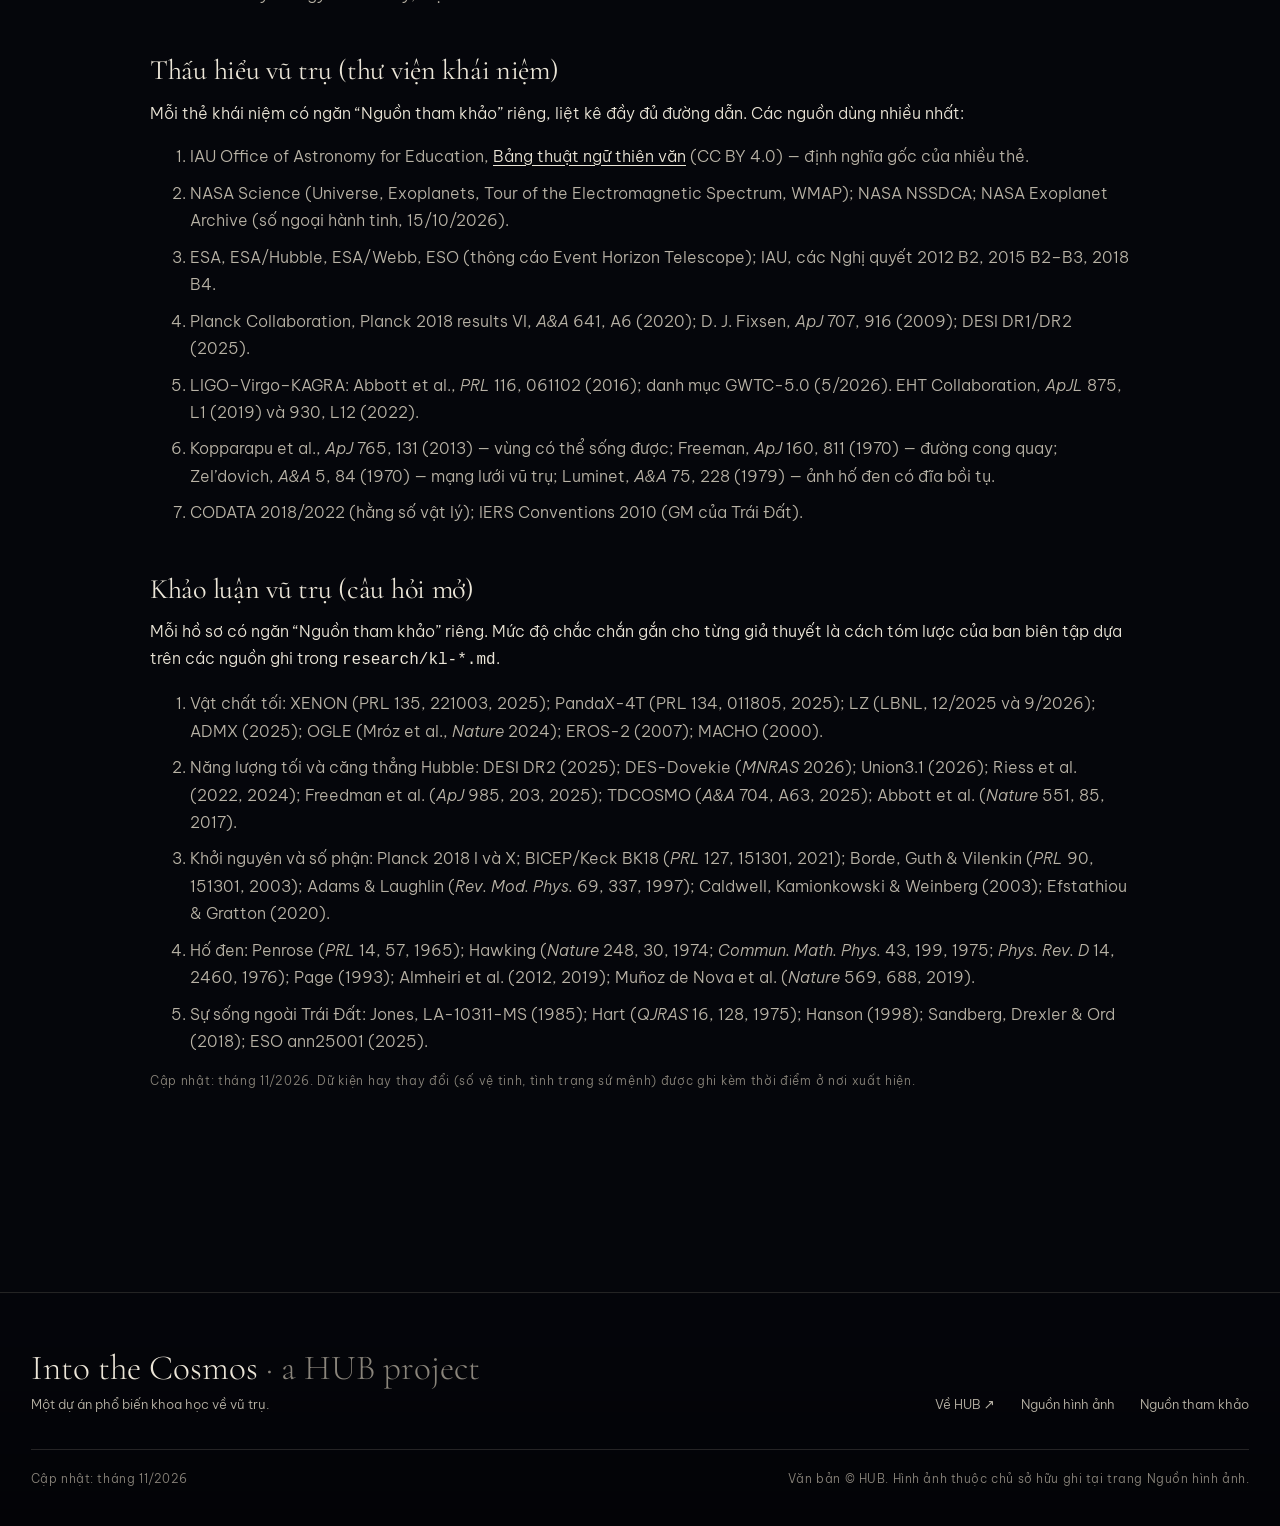
<file: nguon-tham-khao/index.html>
<!doctype html>
<html lang="vi" class="no-js" data-root="../" data-section="credits" data-updated="11/2026">
<head>
  <title>Nguồn tham khảo · Into the Cosmos</title>
  <meta name="description" content="Nguồn tham khảo của Into the Cosmos · by HUB.">
  <meta charset="utf-8">
  <meta name="viewport" content="width=device-width, initial-scale=1, viewport-fit=cover">
  <meta name="theme-color" content="#05060b">
  <link rel="icon" href="../shared/img/favicon.svg" type="image/svg+xml">
  <link rel="icon" href="../shared/img/favicon-32.png" sizes="32x32" type="image/png">
  <link rel="apple-touch-icon" href="../shared/img/apple-touch-icon.png">
  <meta property="og:type" content="website">
  <meta property="og:site_name" content="Into the Cosmos · by HUB">
  <meta property="og:locale" content="vi_VN">
  <meta property="og:title" content="Nguồn tham khảo · Into the Cosmos">
  <meta property="og:description" content="Nguồn tham khảo của Into the Cosmos · by HUB.">
  <meta property="og:url" content="https://huybao2206.github.io/cosmos/nguon-tham-khao/">
  <meta property="og:image" content="https://huybao2206.github.io/cosmos/shared/img/og-image.jpg">
  <meta property="og:image:width" content="1200">
  <meta property="og:image:height" content="630">
  <meta property="og:image:alt" content="Into the Cosmos — Trái Đất giữa nền sao, a HUB project">
  <meta name="twitter:card" content="summary_large_image">
  <meta name="twitter:image" content="https://huybao2206.github.io/cosmos/shared/img/og-image.jpg">
  <link rel="preconnect" href="https://fonts.googleapis.com">
  <link rel="preconnect" href="https://fonts.gstatic.com" crossorigin>
  <link rel="preconnect" href="https://cdn.jsdelivr.net" crossorigin>
  <link rel="stylesheet" href="https://fonts.googleapis.com/css2?family=Be+Vietnam+Pro:ital,wght@0,300;0,400;0,500;0,600;1,300&family=Cormorant+Garamond:ital,wght@0,400;0,500;0,600;1,400;1,500&display=swap">
  <link rel="stylesheet" href="../shared/css/tokens.css">
  <link rel="stylesheet" href="../shared/css/base.css">
  <script type="importmap">
  {
    "imports": {
      "three": "https://cdn.jsdelivr.net/npm/three@0.187.0/build/three.module.js",
      "three/addons/": "https://cdn.jsdelivr.net/npm/three@0.187.0/examples/jsm/",
      "gsap": "https://cdn.jsdelivr.net/npm/gsap@3.15.0/index.js",
      "gsap/": "https://cdn.jsdelivr.net/npm/gsap@3.15.0/",
      "lenis": "https://cdn.jsdelivr.net/npm/lenis@1.3.27/dist/lenis.mjs"
    }
  }
  </script>

  <style>
    .credits h2 { font-size: var(--fs-h3); margin-top: 3rem; }
    .credits table { width: 100%; border-collapse: collapse; font-size: var(--fs-small); }
    .credits th, .credits td { text-align: left; vertical-align: top; padding: .7rem .6rem; border-bottom: 1px solid var(--line); }
    .credits th { color: var(--ink-3); font-weight: 500; font-size: var(--fs-micro); letter-spacing: .14em; text-transform: uppercase; }
    .credits td:first-child { color: var(--ink); }
    .credits td { color: var(--ink-2); }
    .credits a { color: var(--ink); text-underline-offset: 3px; }
    .credits ol li { margin-bottom: .6rem; color: var(--ink-2); }
    .credits .table-wrap { overflow-x: auto; }
  </style>
</head>
<body>
  <main id="main" class="section credits">
    <div class="wrap" style="max-width:980px">
      <p class="eyebrow">Nguồn tham khảo</p>
      <h1>Nguồn tham khảo</h1>
      <p class="lead">Số liệu ưu tiên lấy từ NASA, ESA, IAU và JPL, sau đó là các bài báo khoa học có bình duyệt. Ghi chép nghiên cứu chi tiết (kèm chỗ các nguồn khác nhau và mức độ chắc chắn) nằm trong thư mục <code>research/</code> của mã nguồn.</p>
      <h2>Cơ học quỹ đạo và vị trí hành tinh</h2>
      <ol>
        <li>E. M. Standish, JPL Solar System Dynamics, <a href="https://ssd.jpl.nasa.gov/planets/approx_pos.html">Keplerian Elements for Approximate Positions of the Major Planets</a>.</li>
        <li>W. M. Folkner et al., The Planetary and Lunar Ephemeris DE421, <em>IPN Progress Report</em> 42-178 (2009).</li>
        <li>B. A. Archinal et al., Report of the IAU WGCCRE: 2015, <em>Celestial Mechanics and Dynamical Astronomy</em> 130, 22 (2018).</li>
        <li>J. Meeus, <em>Astronomical Algorithms</em>, 2nd ed., Willmann-Bell (1998).</li>
        <li>IAU 2012, Nghị quyết B2 về đơn vị thiên văn.</li>
      </ol>
      <h2>Số liệu hành tinh và sứ mệnh</h2>
      <ol>
        <li>D. R. Williams, NASA NSSDCA, <a href="https://nssdc.gsfc.nasa.gov/planetary/factsheet/">Planetary Fact Sheet</a> và các trang Fact Sheet của từng hành tinh.</li>
        <li>IAU Minor Planet Center, công bố vệ tinh mới của Sao Mộc và Sao Thổ (16/3/2026).</li>
        <li>NASA Science, các trang sứ mệnh Mariner, Viking, Voyager, Galileo, Cassini, Juno, MESSENGER, New Horizons, Perseverance; ESA, BepiColombo và JUICE; JAXA, Akatsuki.</li>
        <li>NASA/Hubble, Great Red Spot (A. Simon, 2014); Kempf et al., <em>Science Advances</em> (2023); Hyodo et al., <em>Nature Geoscience</em> (2024); Jasinski et al., <em>Nature Astronomy</em> (2024).</li>
        <li>IAU, Nghị quyết 5A và 6A, Đại hội đồng lần thứ 26, Praha, 24/8/2006 (thông cáo iau0603).</li>
      </ol>
      <h2>Thang bậc vũ trụ (trang chủ)</h2>
      <ol>
        <li>Gaia Collaboration, Vallenari et al., <em>A&amp;A</em> 674, A1 (2023).</li>
        <li>C. Reylé et al., <em>A&amp;A</em> 650, A201 (2021).</li>
        <li>C. Zucker et al., <em>Nature</em> 601, 334 (2022).</li>
        <li>GRAVITY Collaboration, <em>A&amp;A</em> 625, L10 (2019) và 647, A59 (2021).</li>
        <li>R. B. Tully et al., <em>Nature</em> 513, 71 (2014).</li>
        <li>Planck Collaboration, Planck 2018 results VI, <em>A&amp;A</em> 641, A6 (2020).</li>
        <li>J. D. Richardson et al., <em>Nature Astronomy</em> 3, 1019 (2019); NASA, Voyager.</li>
      </ol>
      <h2>Thần thoại, ký hiệu và tên gọi</h2>
      <ol>
        <li>A. Jones, <em>Astronomical Papyri from Oxyrhynchus</em>, Memoirs of the American Philosophical Society 233 (1999).</li>
        <li>O. Neugebauer &amp; H. B. Van Hoesen, <em>Greek Horoscopes</em>, Memoirs of the APS 48 (1959).</li>
        <li>NASA Science, <a href="https://science.nasa.gov/resource/solar-system-symbols/">Solar System Symbols</a>; G. A. Wilkins, <em>IAU Style Manual</em> (1989).</li>
        <li>Hesiod, <em>Thần phả</em>; <em>Thánh ca Homer gửi Hermes</em>; Pseudo-Apollodorus, <em>Bibliotheca</em>.</li>
        <li>Tư Mã Thiên, <em>Sử ký · Thiên quan thư</em>.</li>
        <li>Online Etymology Dictionary, mục "earth".</li>
      </ol>
      <h2>Thấu hiểu vũ trụ (thư viện khái niệm)</h2>
      <p>Mỗi thẻ khái niệm có ngăn “Nguồn tham khảo” riêng, liệt kê đầy đủ đường dẫn. Các nguồn dùng nhiều nhất:</p>
      <ol>
        <li>IAU Office of Astronomy for Education, <a href="https://astro4edu.org/resources/glossary/search/">Bảng thuật ngữ thiên văn</a> (CC BY 4.0) — định nghĩa gốc của nhiều thẻ.</li>
        <li>NASA Science (Universe, Exoplanets, Tour of the Electromagnetic Spectrum, WMAP); NASA NSSDCA; NASA Exoplanet Archive (số ngoại hành tinh, 15/10/2026).</li>
        <li>ESA, ESA/Hubble, ESA/Webb, ESO (thông cáo Event Horizon Telescope); IAU, các Nghị quyết 2012 B2, 2015 B2–B3, 2018 B4.</li>
        <li>Planck Collaboration, Planck 2018 results VI, <em>A&amp;A</em> 641, A6 (2020); D. J. Fixsen, <em>ApJ</em> 707, 916 (2009); DESI DR1/DR2 (2025).</li>
        <li>LIGO–Virgo–KAGRA: Abbott et al., <em>PRL</em> 116, 061102 (2016); danh mục GWTC-5.0 (5/2026). EHT Collaboration, <em>ApJL</em> 875, L1 (2019) và 930, L12 (2022).</li>
        <li>Kopparapu et al., <em>ApJ</em> 765, 131 (2013) — vùng có thể sống được; Freeman, <em>ApJ</em> 160, 811 (1970) — đường cong quay; Zel’dovich, <em>A&amp;A</em> 5, 84 (1970) — mạng lưới vũ trụ; Luminet, <em>A&amp;A</em> 75, 228 (1979) — ảnh hố đen có đĩa bồi tụ.</li>
        <li>CODATA 2018/2022 (hằng số vật lý); IERS Conventions 2010 (GM của Trái Đất).</li>
      </ol>
      <h2>Khảo luận vũ trụ (câu hỏi mở)</h2>
      <p>Mỗi hồ sơ có ngăn “Nguồn tham khảo” riêng. Mức độ chắc chắn gắn cho từng giả thuyết là cách tóm lược của ban biên tập dựa trên các nguồn ghi trong <code>research/kl-*.md</code>.</p>
      <ol>
        <li>Vật chất tối: XENON (PRL 135, 221003, 2025); PandaX-4T (PRL 134, 011805, 2025); LZ (LBNL, 12/2025 và 9/2026); ADMX (2025); OGLE (Mróz et al., <em>Nature</em> 2024); EROS-2 (2007); MACHO (2000).</li>
        <li>Năng lượng tối và căng thẳng Hubble: DESI DR2 (2025); DES-Dovekie (<em>MNRAS</em> 2026); Union3.1 (2026); Riess et al. (2022, 2024); Freedman et al. (<em>ApJ</em> 985, 203, 2025); TDCOSMO (<em>A&amp;A</em> 704, A63, 2025); Abbott et al. (<em>Nature</em> 551, 85, 2017).</li>
        <li>Khởi nguyên và số phận: Planck 2018 I và X; BICEP/Keck BK18 (<em>PRL</em> 127, 151301, 2021); Borde, Guth &amp; Vilenkin (<em>PRL</em> 90, 151301, 2003); Adams &amp; Laughlin (<em>Rev. Mod. Phys.</em> 69, 337, 1997); Caldwell, Kamionkowski &amp; Weinberg (2003); Efstathiou &amp; Gratton (2020).</li>
        <li>Hố đen: Penrose (<em>PRL</em> 14, 57, 1965); Hawking (<em>Nature</em> 248, 30, 1974; <em>Commun. Math. Phys.</em> 43, 199, 1975; <em>Phys. Rev. D</em> 14, 2460, 1976); Page (1993); Almheiri et al. (2012, 2019); Muñoz de Nova et al. (<em>Nature</em> 569, 688, 2019).</li>
        <li>Sự sống ngoài Trái Đất: Jones, LA-10311-MS (1985); Hart (<em>QJRAS</em> 16, 128, 1975); Hanson (1998); Sandberg, Drexler &amp; Ord (2018); ESO ann25001 (2025).</li>
      </ol>
      <p class="updated">Cập nhật: tháng 11/2026. Dữ kiện hay thay đổi (số vệ tinh, tình trạng sứ mệnh) được ghi kèm thời điểm ở nơi xuất hiện.</p>
    </div>
  </main>
  <script type="module">
    import { initSite } from '../shared/js/site.js';
    initSite();
  </script>
</body>
</html>
</file>
<file: shared/css/tokens.css>
/* Into the Cosmos — design tokens (dùng chung cho mọi trang) */
:root {
  /* Nền và chữ */
  --bg: #05060b;            /* đen sâu, không đen tuyệt đối */
  --bg-raise: #0b0d16;      /* bề mặt nổi (thẻ, bảng) */
  --bg-raise-2: #11141f;
  --line: rgba(236, 230, 216, 0.14);
  --line-strong: rgba(236, 230, 216, 0.28);
  --ink: #ece6d8;           /* trắng ngà — tương phản ~16:1 trên --bg */
  --ink-2: #b9b3a6;         /* chữ phụ — ~9:1 */
  --ink-3: #8a857b;         /* chú thích nhỏ — ~5:1, đạt AA */

  /* Accent theo từng web con */
  --gold: #e6c27a;          /* Khám phá — vàng ánh sao */
  --ice: #9fd4e8;           /* Thấu hiểu — xanh băng */
  --nebula: #b79be6;        /* Khảo luận — tím tinh vân */
  --accent: var(--gold);

  /* Font */
  --font-display: "Cormorant Garamond", "Cormorant", Georgia, "Times New Roman", serif;
  --font-body: "Be Vietnam Pro", system-ui, -apple-system, "Segoe UI", Roboto, sans-serif;
  --font-mono: ui-monospace, "SFMono-Regular", Menlo, Consolas, monospace;

  /* Thang chữ (fluid) */
  --fs-hero: clamp(3.2rem, 9vw, 9rem);
  --fs-h1: clamp(2.6rem, 6vw, 5.6rem);
  --fs-h2: clamp(2rem, 4.2vw, 3.6rem);
  --fs-h3: clamp(1.4rem, 2.2vw, 1.9rem);
  --fs-lead: clamp(1.08rem, 1.35vw, 1.3rem);
  --fs-body: 1rem;
  --fs-small: 0.84rem;
  --fs-micro: 0.72rem;

  /* Khoảng cách */
  --gap: clamp(1rem, 2.4vw, 2rem);
  --section-pad: clamp(5rem, 14vh, 11rem);
  --maxw: 1240px;
  --maxw-text: 42rem;
  --nav-h: 64px;
  --radius: 14px;

  /* Chuyển động */
  --ease-out: cubic-bezier(0.16, 1, 0.3, 1);
  --ease-inout: cubic-bezier(0.65, 0, 0.35, 1);
  --dur: 0.7s;

  color-scheme: dark;
}

html[data-section="kham-pha"] { --accent: var(--gold); }
html[data-section="thau-hieu"] { --accent: var(--ice); }
html[data-section="khao-luan"] { --accent: var(--nebula); }
</file>
<file: shared/css/base.css>
/* Into the Cosmos — nền tảng chung: reset, chữ, menu, footer, chuyển trang */
*, *::before, *::after { box-sizing: border-box; }
html {
  background: var(--bg);
  color: var(--ink);
  -webkit-text-size-adjust: 100%;
  text-size-adjust: 100%;
  scroll-behavior: auto;
  overflow-x: clip; /* không để phần tử nào tạo khoảng thừa bên phải trên điện thoại */
}
body {
  margin: 0;
  min-height: 100vh;
  font-family: var(--font-body);
  font-size: var(--fs-body);
  font-weight: 300;
  line-height: 1.7;
  background: transparent;
  overflow-x: hidden;
  overflow-x: clip;
  -webkit-font-smoothing: antialiased;
  text-rendering: optimizeLegibility;
}
img, svg, canvas, video { display: block; max-width: 100%; }
a { color: inherit; }
button { font: inherit; color: inherit; }
/* Hộp chọn: danh sách mở ra dùng nền tối, chữ sáng (tránh nền trắng chữ trắng trên Windows) */
select { color-scheme: dark; }
select option, select optgroup { background-color: #0b0d16; color: #ece6d8; }
select option:checked { background-color: #2a2414; color: #fff; }
::selection { background: color-mix(in srgb, var(--accent) 45%, transparent); color: #fff; }

:focus-visible {
  outline: 2px solid var(--accent);
  outline-offset: 3px;
  border-radius: 4px;
}

.skip-link {
  position: fixed; left: 1rem; top: -4rem; z-index: 200;
  background: var(--ink); color: var(--bg);
  padding: .6rem 1rem; border-radius: 8px; text-decoration: none; font-weight: 500;
  transition: top .2s;
}
.skip-link:focus { top: 1rem; }

.sr-only {
  position: absolute !important; width: 1px; height: 1px; padding: 0; margin: -1px;
  overflow: hidden; clip: rect(0 0 0 0); white-space: nowrap; border: 0;
}

/* ---------- Chữ ---------- */
h1, h2, h3, h4 {
  font-family: var(--font-display);
  font-weight: 400;
  line-height: 1.04;
  letter-spacing: -0.01em;
  margin: 0 0 .5em;
  text-wrap: balance;
}
h1 { font-size: var(--fs-h1); }
h2 { font-size: var(--fs-h2); }
h3 { font-size: var(--fs-h3); line-height: 1.2; }
p { margin: 0 0 1em; text-wrap: pretty; }
em, i { font-style: italic; }
strong, b { font-weight: 500; color: #fff; }

.eyebrow {
  display: inline-flex; align-items: center; gap: .7em;
  font-family: var(--font-body);
  font-size: var(--fs-micro);
  font-weight: 500;
  letter-spacing: .28em;
  text-transform: uppercase;
  color: var(--accent);
}
.eyebrow::before {
  content: ""; width: 2.2em; height: 1px; background: currentColor; opacity: .7;
}
.lead { font-size: var(--fs-lead); color: var(--ink-2); max-width: var(--maxw-text); }
.muted { color: var(--ink-2); }
.small { font-size: var(--fs-small); }
.micro { font-size: var(--fs-micro); letter-spacing: .04em; }
.num { font-variant-numeric: tabular-nums; }
.serif { font-family: var(--font-display); }

/* ---------- Bố cục ---------- */
.wrap { width: min(100% - 2 * var(--gap), var(--maxw)); margin-inline: auto; }
.wrap-text { width: min(100% - 2 * var(--gap), var(--maxw-text)); margin-inline: auto; }
.section { padding-block: var(--section-pad); position: relative; }
.section-head { margin-bottom: clamp(2.5rem, 6vh, 4.5rem); max-width: 52rem; }
.section-head h2 { margin-top: .5rem; }

main { position: relative; z-index: 1; }

/* ---------- Nền sao ---------- */
.starfield {
  position: fixed; inset: 0; z-index: 0;
  width: 100%; height: 100%;
  pointer-events: none;
}
.vignette {
  position: fixed; inset: 0; z-index: 0; pointer-events: none;
  background:
    radial-gradient(120% 80% at 50% 120%, rgba(30, 24, 48, .35), transparent 60%),
    radial-gradient(140% 100% at 50% 50%, transparent 55%, rgba(0, 0, 0, .55) 100%);
}

/* ---------- Thanh menu ---------- */
.site-nav {
  position: fixed; top: 0; left: 0; right: 0; z-index: 100;
  height: var(--nav-h);
  display: flex; align-items: center;
  transition: background .5s, border-color .5s, transform .5s var(--ease-out);
  border-bottom: 1px solid transparent;
}
.site-nav.is-scrolled {
  background: rgba(5, 6, 11, .62);
  -webkit-backdrop-filter: blur(14px) saturate(1.2);
  backdrop-filter: blur(14px) saturate(1.2);
  border-bottom-color: var(--line);
}
.site-nav.is-hidden { transform: translateY(-100%); }
.site-nav .wrap { display: flex; align-items: center; justify-content: space-between; gap: 1rem; }

.brand {
  display: inline-flex; align-items: baseline; gap: .55rem;
  text-decoration: none; white-space: nowrap;
}
.brand-name {
  font-family: var(--font-display);
  font-size: 1.42rem; font-weight: 500; letter-spacing: .01em;
}
.brand-by {
  font-size: .62rem; letter-spacing: .26em; text-transform: uppercase; color: var(--ink-3);
}
.brand-mark {
  width: 18px; height: 18px; align-self: center; flex: none;
}

.nav-links {
  position: relative;
  display: flex; gap: .3rem;
  list-style: none; margin: 0; padding: 0;
}
.nav-links a {
  position: relative; display: block;
  padding: .5rem .95rem;
  font-size: .86rem; font-weight: 400; letter-spacing: .02em;
  text-decoration: none; color: var(--ink-2);
  transition: color .3s;
}
.nav-links a:hover, .nav-links a[aria-current="page"] { color: var(--ink); }
.nav-links a[data-soon]::after {
  content: "Sắp mở"; margin-left: .45em;
  font-size: .58rem; letter-spacing: .12em; text-transform: uppercase; color: var(--ink-3);
  vertical-align: .15em;
}
.nav-indicator {
  position: absolute; bottom: 2px; left: 0;
  height: 1px; width: 0;
  background: var(--accent);
  box-shadow: 0 0 10px var(--accent);
  opacity: 0;
  transition: transform .55s var(--ease-out), width .55s var(--ease-out), opacity .3s, background .4s;
  pointer-events: none;
}
.nav-indicator::after {
  content: ""; position: absolute; right: -2px; top: -2px;
  width: 5px; height: 5px; border-radius: 50%;
  background: var(--accent); box-shadow: 0 0 8px 2px var(--accent);
}

.nav-toggle {
  display: none;
  background: none; border: 0; padding: .5rem; cursor: pointer;
  width: 44px; height: 44px; position: relative; z-index: 120;
}
.nav-toggle span {
  position: absolute; left: 11px; right: 11px; height: 1px; background: var(--ink);
  transition: transform .45s var(--ease-out), opacity .3s;
}
.nav-toggle span:nth-child(1) { top: 17px; }
.nav-toggle span:nth-child(2) { top: 26px; }
.nav-open .nav-toggle span:nth-child(1) { transform: translateY(4.5px) rotate(45deg); }
.nav-open .nav-toggle span:nth-child(2) { transform: translateY(-4.5px) rotate(-45deg); }

.nav-sheet {
  position: fixed; inset: 0; z-index: 110;
  display: none;
  background: radial-gradient(120% 90% at 80% 0%, #141026 0%, var(--bg) 60%);
  padding: calc(var(--nav-h) + 3rem) var(--gap) 2rem;
  flex-direction: column; justify-content: space-between;
}
.nav-open .nav-sheet { display: flex; }
.nav-sheet ol { list-style: none; margin: 0; padding: 0; counter-reset: n; }
.nav-sheet li { border-top: 1px solid var(--line); counter-increment: n; }
.nav-sheet li:last-child { border-bottom: 1px solid var(--line); }
.nav-sheet a {
  display: flex; align-items: baseline; gap: 1rem;
  padding: 1.25rem 0;
  font-family: var(--font-display); font-size: clamp(2rem, 9vw, 3rem); line-height: 1.1;
  text-decoration: none;
}
.nav-sheet a::before {
  content: "0" counter(n); font-family: var(--font-body); font-size: .75rem; color: var(--ink-3);
  letter-spacing: .1em;
}
.nav-sheet a[aria-current="page"] { color: var(--accent); }
.nav-sheet .soon { font-family: var(--font-body); font-size: .62rem; letter-spacing: .14em; text-transform: uppercase; color: var(--ink-3); margin-left: auto; }
.nav-sheet-foot { color: var(--ink-3); font-size: var(--fs-small); }

@media (max-width: 860px) {
  .nav-links { display: none; }
  .nav-toggle { display: block; }
}

/* ---------- Nút ---------- */
.btn {
  display: inline-flex; align-items: center; gap: .6em;
  padding: .8em 1.4em;
  border: 1px solid var(--line-strong); border-radius: 999px;
  background: rgba(255, 255, 255, .02);
  font-size: .86rem; letter-spacing: .04em; text-decoration: none; cursor: pointer;
  transition: border-color .3s, background .3s, color .3s;
}
.btn:hover { border-color: var(--accent); color: #fff; background: color-mix(in srgb, var(--accent) 10%, transparent); }
.btn[aria-pressed="true"], .btn.is-active { border-color: var(--accent); color: var(--bg); background: var(--accent); }
.btn-ghost { border-color: transparent; }

/* ---------- Khung "Đang được hoàn thiện" / "Sắp mở cửa" ---------- */
.soon-frame {
  position: relative; overflow: hidden;
  border: 1px solid var(--line); border-radius: var(--radius);
  padding: clamp(2rem, 6vw, 4rem);
  background:
    repeating-linear-gradient(135deg, rgba(255,255,255,.015) 0 1px, transparent 1px 12px),
    linear-gradient(180deg, var(--bg-raise), var(--bg));
  text-align: center;
}
.soon-frame .eyebrow { justify-content: center; }
.tag-soon {
  display: inline-block;
  font-size: .62rem; letter-spacing: .2em; text-transform: uppercase;
  padding: .35em .8em; border: 1px solid var(--line-strong); border-radius: 999px; color: var(--ink-2);
}

/* ---------- Nguồn & cập nhật ---------- */
.sources {
  border-top: 1px solid var(--line);
  margin-top: 3rem; padding-top: 1.2rem;
  font-size: var(--fs-small); color: var(--ink-2);
}
.sources summary {
  cursor: pointer; list-style: none;
  display: flex; align-items: center; justify-content: space-between; gap: 1rem;
  font-size: var(--fs-micro); letter-spacing: .22em; text-transform: uppercase; color: var(--ink-2);
  padding: .4rem 0;
}
.sources summary::-webkit-details-marker { display: none; }
.sources summary::after { content: "+"; font-size: 1.1rem; letter-spacing: 0; transition: transform .3s; }
.sources[open] summary::after { transform: rotate(45deg); }
.sources ol { padding-left: 1.3rem; margin: 1rem 0 0; }
.sources li { margin-bottom: .45rem; }
.sources a { color: var(--ink); text-decoration-color: var(--line-strong); text-underline-offset: 3px; }
.updated { font-size: var(--fs-micro); color: var(--ink-3); letter-spacing: .06em; margin-top: 1rem; }

.certainty {
  display: inline-block; font-size: .6rem; letter-spacing: .14em; text-transform: uppercase;
  padding: .2em .65em; border-radius: 999px; border: 1px solid currentColor; vertical-align: .2em;
}
.certainty[data-level="established"] { color: #9fe0b5; }
.certainty[data-level="strong"] { color: #c9e09f; }
.certainty[data-level="debated"] { color: #e8c37a; }
.certainty[data-level="speculative"] { color: #e6a2a2; }

/* ---------- Footer ---------- */
.site-footer {
  position: relative; z-index: 1;
  border-top: 1px solid var(--line);
  padding: 3.5rem 0 2.5rem;
  margin-top: 4rem;
  background: linear-gradient(180deg, transparent, rgba(0,0,0,.4));
}
.site-footer .wrap {
  display: grid; gap: 2rem;
  grid-template-columns: 1.4fr 1fr;
  align-items: end;
}
.footer-title { font-family: var(--font-display); font-size: clamp(1.6rem, 3vw, 2.2rem); line-height: 1.1; margin: 0 0 .4rem; }
.footer-title span { color: var(--ink-3); }
.footer-links { list-style: none; margin: 0; padding: 0; display: flex; flex-wrap: wrap; gap: .4rem 1.6rem; justify-content: flex-end; }
.footer-links a { font-size: var(--fs-small); color: var(--ink-2); text-decoration: none; padding: .3rem 0; }
.footer-links a:hover { color: var(--accent); }
.footer-note { grid-column: 1 / -1; display: flex; justify-content: space-between; flex-wrap: wrap; gap: .5rem; color: var(--ink-3); font-size: var(--fs-micro); letter-spacing: .05em; border-top: 1px solid var(--line); padding-top: 1.2rem; }
@media (max-width: 720px) {
  .site-footer .wrap { grid-template-columns: 1fr; }
  .footer-links { justify-content: flex-start; }
}

/* ---------- Chuyển trang ---------- */
.warp {
  position: fixed; inset: 0; z-index: 300; pointer-events: none;
  width: 100%; height: 100%;
  opacity: 0;
}
.warp.is-active { pointer-events: all; }
html.is-arriving body > *:not(.warp):not(.starfield):not(.vignette) { opacity: 0; }
html.is-arrived body > *:not(.warp):not(.starfield):not(.vignette) { opacity: 1; transition: opacity .9s var(--ease-out); }

/* ---------- Xuất hiện khi cuộn (fallback CSS; JS điều khiển chi tiết) ---------- */
.reveal { opacity: 0; transform: translateY(24px); transition: opacity 1s var(--ease-out), transform 1.2s var(--ease-out); }
.reveal.is-in { opacity: 1; transform: none; }
.no-js .reveal { opacity: 1; transform: none; }

/* ---------- Giảm chuyển động ---------- */
@media (prefers-reduced-motion: reduce) {
  *, *::before, *::after {
    animation-duration: .001ms !important;
    animation-iteration-count: 1 !important;
    scroll-behavior: auto !important;
  }
  .reveal { transform: none; transition: opacity .6s ease; }
  .nav-indicator { transition: opacity .3s; }
}
</file>
<file: home/home.css>
/* Trang chủ */

/* ---------- Tỉ lệ của bạn ---------- */
.powers { position: relative; height: 1100vh; }
.powers.is-reduced { height: 900vh; }
.pw-stage { position: sticky; top: 0; height: 100vh; height: 100svh; overflow: hidden; }
.pw-stage canvas { position: absolute; inset: 0; width: 100%; height: 100%; }

.pw-intro {
  position: absolute; inset: 0; display: grid; place-items: end center; text-align: center;
  padding: 0 var(--gap) clamp(2.5rem, 9vh, 6rem);
  pointer-events: none;
  background: radial-gradient(60% 50% at 50% 100%, rgba(5,6,11,.7), transparent 70%);
}
.pw-intro h1 { font-size: var(--fs-hero); line-height: .92; margin: .6rem 0 .8rem; text-shadow: 0 4px 40px rgba(0,0,0,.6); }
.pw-intro h1 em { font-style: italic; color: var(--gold); }
.pw-intro .lead { margin: 0 auto 1.6rem; color: var(--ink); text-shadow: 0 2px 20px #000; }
.pw-cue { display: inline-flex; flex-direction: column; align-items: center; gap: .6rem; font-size: var(--fs-micro); letter-spacing: .26em; text-transform: uppercase; color: var(--ink-2); }
.pw-cue i { width: 1px; height: 46px; background: linear-gradient(var(--ink-2), transparent); animation: cue 2.4s var(--ease-inout) infinite; transform-origin: top; }
@keyframes cue { 0% { transform: scaleY(0); opacity: 1; } 60% { transform: scaleY(1); opacity: 1; } 100% { transform: scaleY(1); opacity: 0; } }

.pw-steps { list-style: none; margin: 0; padding: 0; }
.pw-step {
  position: absolute; left: max(var(--gap), calc((100vw - var(--maxw)) / 2)); bottom: clamp(5.5rem, 15vh, 9rem);
  width: min(30rem, calc(100vw - 2 * var(--gap)));
  opacity: 0; pointer-events: none;
  will-change: opacity, transform;
}
.pw-step .eyebrow { margin-bottom: .6rem; }
.pw-step h2 { font-size: clamp(1.9rem, 3.6vw, 3rem); margin-bottom: .5rem; text-shadow: 0 2px 30px #000; }
.pw-step p { font-size: .98rem; color: var(--ink); margin: 0; text-shadow: 0 1px 14px #000, 0 0 4px #000; }
.pw-step .src { display: block; margin-top: .6rem; font-size: var(--fs-micro); color: var(--ink-3); letter-spacing: .03em; }

.pw-hud {
  font-feature-settings: 'lnum' 1;
  position: absolute; right: max(var(--gap), calc((100vw - var(--maxw)) / 2)); bottom: clamp(1.5rem, 5vh, 3rem);
  text-align: right; font-variant-numeric: tabular-nums; pointer-events: none;
}
.pw-exp { font-variant-numeric: lining-nums tabular-nums; font-family: var(--font-display); font-size: clamp(2.2rem, 4.5vw, 3.6rem); line-height: 1; color: var(--ink); }
.pw-exp sup { font-size: .5em; vertical-align: .9em; color: var(--gold); margin-left: .03em; }
.pw-span { font-size: var(--fs-small); color: var(--ink-2); margin-top: .35rem; }
.pw-span small { color: var(--ink-3); font-size: var(--fs-micro); letter-spacing: .14em; text-transform: uppercase; display: block; }
.pw-scale { display: flex; flex-direction: column; align-items: flex-end; gap: .3rem; margin-top: .8rem; font-size: var(--fs-micro); color: var(--ink-3); }
.pw-scale i { display: block; height: 6px; border: 1px solid var(--ink-2); border-top: 0; transition: width .1s linear; }

.pw-rail {
  --p: 0;
  position: absolute; right: clamp(.6rem, 2vw, 1.4rem); top: 50%; transform: translateY(-50%);
  height: min(46vh, 380px); width: 1px; background: var(--line);
}
.pw-rail::after {
  content: ""; position: absolute; left: -3px; top: calc(var(--p) * 100%); width: 7px; height: 7px; border-radius: 50%;
  background: var(--gold); box-shadow: 0 0 10px var(--gold); transform: translateY(-50%);
}
@media (max-width: 720px) {
  .pw-step { bottom: 9.5rem; }
  .pw-step p { font-size: .9rem; }
  .pw-hud { left: var(--gap); right: auto; text-align: left; bottom: 1.2rem; }
  .pw-scale { align-items: flex-start; }
  .pw-exp { font-size: 2rem; }
}

/* ---------- Lời mở đầu ---------- */
.prologue { padding-block: clamp(7rem, 22vh, 14rem) var(--section-pad); }
.prologue .eyebrow { margin-bottom: 2.5rem; }
.prologue-text p {
  font-family: var(--font-display); font-size: clamp(1.45rem, 2.5vw, 2.15rem); line-height: 1.45; font-weight: 400;
  margin-bottom: 1.6em; max-width: 46rem;
}
.prologue-text .s { color: rgba(236, 230, 216, .16); transition: color 1.2s var(--ease-out), text-shadow 1.2s; }
.prologue-text .s.is-lit { color: var(--ink); text-shadow: 0 0 30px rgba(230, 194, 122, .12); }
.no-js .prologue-text .s, .is-reduced .prologue-text .s { color: var(--ink); }

.quote-big { margin: clamp(5rem, 16vh, 10rem) auto 0; max-width: 62rem; text-align: center; }
.quote-big blockquote { margin: 0; }
.quote-big .en {
  font-family: var(--font-display); font-style: italic; font-weight: 400;
  font-size: clamp(2.1rem, 5.2vw, 4.6rem); line-height: 1.08; letter-spacing: -.01em; margin: 0;
}
.quote-big .vi { font-size: clamp(1rem, 1.4vw, 1.2rem); color: var(--ink-2); margin: 1.6rem auto 0; max-width: 38rem; }
.quote-big figcaption { margin-top: 1.6rem; font-size: var(--fs-micro); letter-spacing: .3em; text-transform: uppercase; color: var(--gold); }
.quote-big .mark { display: block; font-family: var(--font-display); font-size: 5rem; line-height: .4; color: var(--gold); opacity: .5; margin-bottom: 1.5rem; }

/* ---------- Ba cửa vào ---------- */
.portals-grid { display: grid; grid-template-columns: repeat(3, 1fr); gap: var(--gap); }
.portal {
  --pc: var(--gold);
  position: relative; display: flex; flex-direction: column; min-height: clamp(460px, 62vh, 620px);
  border: 1px solid var(--line); border-radius: var(--radius); overflow: hidden;
  background: linear-gradient(180deg, rgba(255,255,255,.015), rgba(255,255,255,0)), var(--bg-raise);
  text-decoration: none; isolation: isolate;
  transition: border-color .5s, transform .8s var(--ease-out);
}
.portal[data-id="thau-hieu"] { --pc: var(--ice); }
.portal[data-id="khao-luan"] { --pc: var(--nebula); }
a.portal:hover, a.portal:focus-visible { border-color: color-mix(in srgb, var(--pc) 55%, transparent); transform: translateY(-4px); }
.portal-visual { position: relative; flex: 1; min-height: 260px; }
.portal-visual canvas { position: absolute; inset: 0; width: 100%; height: 100%; }
.portal-body { padding: 1.6rem 1.6rem 1.8rem; border-top: 1px solid var(--line); }
.portal-num { font-size: var(--fs-micro); letter-spacing: .22em; color: var(--pc); }
.portal h3 { font-size: clamp(1.8rem, 2.6vw, 2.4rem); margin: .4rem 0 .5rem; }
.portal p { color: var(--ink-2); font-size: .95rem; margin: 0; }
.portal-go { display: inline-flex; gap: .5rem; align-items: center; margin-top: 1.1rem; font-size: var(--fs-small); color: var(--pc); }
.portal-go::after { content: "→"; transition: transform .4s var(--ease-out); }
a.portal:hover .portal-go::after { transform: translateX(5px); }
.portal .tag-soon { position: absolute; top: 1rem; right: 1rem; z-index: 2; background: rgba(5,6,11,.6); }
.portal.is-soon { cursor: default; }
.portal.is-soon .portal-visual { opacity: .75; }
@media (max-width: 960px) { .portals-grid { grid-template-columns: 1fr; } .portal { min-height: 440px; } }

/* Cửa "Thấu hiểu": phương trình và sơ đồ mờ ẩn hiện */
.eqs { position: absolute; inset: 0; overflow: hidden; font-family: var(--font-display); color: var(--ice); }
.eqs span { position: absolute; white-space: nowrap; opacity: 0; animation: eq 12s ease-in-out infinite; font-size: clamp(1rem, 1.5vw, 1.35rem); }
.eqs svg { position: absolute; left: 50%; top: 50%; width: 62%; transform: translate(-50%, -50%); opacity: .55; overflow: visible; }
.eqs svg * { vector-effect: non-scaling-stroke; }
.eqs .cone { animation: spin 60s linear infinite; transform-origin: 50% 50%; transform-box: fill-box; }
@keyframes eq { 0%, 100% { opacity: 0; filter: blur(4px); } 20%, 55% { opacity: .75; filter: blur(0); } 75% { opacity: 0; filter: blur(3px); } }
@keyframes spin { to { transform: rotate(360deg); } }
@media (prefers-reduced-motion: reduce) { .eqs span { animation: none; opacity: .5; } .eqs .cone { animation: none; } }

.home-sources { margin-top: 5rem; }

/* Nền mờ sau chú thích để chữ luôn đọc được trên ảnh sáng */
.pw-step::before {
  content: ""; position: absolute; inset: -2.5rem -3rem -2rem -3rem; z-index: -1;
  background: radial-gradient(closest-side, rgba(5, 6, 11, .82), rgba(5, 6, 11, .5) 60%, transparent);
  filter: blur(6px);
}
.pw-step { isolation: isolate; }
</file>
<file: thau-hieu/css/thau-hieu.css>
/* Thấu hiểu vũ trụ — accent xanh băng (--accent = --ice qua data-section="thau-hieu") */

/* ================= BẢN ĐỒ TRI THỨC (hero) ================= */
.th-hero { position: relative; display: flex; flex-direction: column; min-height: 100svh; }
.th-hero-ui { position: relative; z-index: 2; display: grid; gap: 1.4rem 2.5rem; align-items: end; padding-top: calc(var(--nav-h) + clamp(1.2rem, 4vh, 3rem)); }
@media (min-width: 1000px) { .th-hero-ui { grid-template-columns: minmax(0, 1fr) auto; } .th-tools { justify-content: flex-end; max-width: 560px; } }
.th-intro { max-width: 36rem; }
.th-intro h1 { font-size: clamp(2.6rem, 5.2vw, 4.8rem); margin: .4rem 0 .8rem; }
.th-intro h1 em { color: var(--accent); }
.th-intro .lead { font-size: clamp(.98rem, 1.15vw, 1.08rem); margin-bottom: 0; }
.th-tools { display: flex; flex-wrap: wrap; align-items: center; gap: .8rem 1rem; }
.th-map { position: relative; z-index: 1; flex: 1 1 auto; min-height: max(440px, calc(100svh - 330px)); touch-action: pan-y; }
.th-map canvas { position: absolute; inset: 0; width: 100%; height: 100%; display: block; }
html[data-th-mode="list"] .th-map { display: none; }
html[data-th-mode="list"] .th-hero { min-height: auto; }
.th-hint { position: absolute; z-index: 2; left: 50%; bottom: 1rem; transform: translateX(-50%); width: max-content; max-width: calc(100% - 2rem); margin: 0; font-size: var(--fs-micro); letter-spacing: .06em; color: var(--ink-3); text-align: center; pointer-events: none; }
html[data-th-mode="list"] .th-hint { display: none; }
@media (pointer: coarse) { .th-hint { display: none; } }

/* Ô tìm kiếm */
.th-search { position: relative; flex: 1 1 320px; max-width: 460px; display: flex; align-items: center; gap: .6rem; height: 48px; padding: 0 .9rem; border: 1px solid var(--line-strong); border-radius: 999px; background: rgba(11, 13, 22, .78); backdrop-filter: blur(10px); -webkit-backdrop-filter: blur(10px); transition: border-color .3s; }
.th-search:focus-within { border-color: var(--accent); }
.th-search > svg { width: 18px; height: 18px; flex: none; color: var(--ink-2); }
.th-search input { flex: 1; min-width: 0; height: 100%; border: 0; outline: 0; background: none; color: var(--ink); font: inherit; font-size: .95rem; }
.th-search input::placeholder { color: var(--ink-3); }
.th-search input::-webkit-search-cancel-button { filter: invert(.7); }
.th-search kbd { font: 500 .7rem var(--font-mono); color: var(--ink-3); border: 1px solid var(--line); border-radius: 5px; padding: .1rem .4rem; }
@media (pointer: coarse) { .th-search kbd { display: none; } }
.th-results { position: absolute; left: 0; right: 0; top: calc(100% + 8px); z-index: 20; list-style: none; margin: 0; padding: .4rem; border: 1px solid var(--line-strong); border-radius: 16px; background: #0b0d16; box-shadow: 0 24px 60px rgba(0, 0, 0, .6); max-height: min(60vh, 460px); overflow: auto; }
.th-results a { display: flex; align-items: flex-start; gap: .7rem; padding: .6rem .7rem; border-radius: 10px; text-decoration: none; color: var(--ink); }
.th-results [aria-selected="true"] a, .th-results a:hover { background: rgba(159, 212, 232, .1); }
.th-results [aria-disabled="true"] a { opacity: .55; }
.sr-dot { width: 8px; height: 8px; margin-top: .45rem; border-radius: 50%; flex: none; background: var(--c); box-shadow: 0 0 10px var(--c); }
.sr-t { display: grid; gap: .1rem; font-size: .95rem; }
.sr-t small { color: var(--ink-3); font-size: var(--fs-micro); letter-spacing: .03em; }
.sr-empty { padding: .8rem; color: var(--ink-2); font-size: var(--fs-small); }

.th-mode { display: inline-flex; gap: .4rem; }
.th-mode .btn { min-height: 44px; }
.th-progress { margin: 0; font-size: var(--fs-small); color: var(--ink-2); }
.th-progress b { color: var(--accent); font-weight: 500; font-variant-numeric: tabular-nums; }

/* Nhãn chương & tooltip trên bản đồ */
.map-labels { position: absolute; inset: 0; z-index: 1; pointer-events: none; }
.map-chapter { position: absolute; left: 0; top: 0; display: grid; justify-items: center; gap: .15rem; padding: .35rem .7rem; border: 0; border-radius: 10px; background: none; color: var(--ink-2); text-align: center; cursor: pointer; pointer-events: auto; transition: opacity .4s, color .3s; white-space: nowrap; }
.map-chapter:hover, .map-chapter:focus-visible { color: var(--ink); background: rgba(5, 6, 11, .55); }
.map-chapter-num { font-size: .6rem; letter-spacing: .2em; text-transform: uppercase; color: var(--c); }
.map-chapter-title { font-family: var(--font-display); font-size: clamp(.92rem, 1.2vw, 1.12rem); max-width: 15ch; white-space: normal; line-height: 1.15; }
.map-chapter::after { content: attr(data-state); font-size: .62rem; letter-spacing: .08em; color: var(--ink-3); }
.map-chapter.is-draft .map-chapter-title { color: var(--ink-3); }
.map-chapter.is-hidden { opacity: 0; pointer-events: none; }
@media (max-width: 600px) { .map-chapter-title { font-size: .82rem; max-width: 11ch; } .map-chapter { padding: .2rem .3rem; } }
.map-tip { position: absolute; left: 0; top: 0; z-index: 3; display: grid; gap: .15rem; max-width: 230px; padding: .65rem .8rem; border: 1px solid var(--line-strong); border-radius: 12px; background: rgba(11, 13, 22, .92); pointer-events: none; font-size: .9rem; }
.map-tip b { font-family: var(--font-display); font-size: 1.15rem; font-weight: 500; line-height: 1.15; }
.map-tip-ch { font-size: .6rem; letter-spacing: .18em; text-transform: uppercase; color: var(--c); }
.map-tip-en { font-size: var(--fs-micro); color: var(--ink-3); font-style: italic; }
.map-tip-st { font-size: var(--fs-micro); color: var(--accent); }

/* ================= DANH SÁCH ================= */
.th-index { padding-top: clamp(3rem, 8vh, 6rem); }
.th-list { display: grid; grid-template-columns: repeat(auto-fill, minmax(min(100%, 330px), 1fr)); gap: clamp(1rem, 2vw, 1.6rem); }
.tl-ch { position: relative; padding: 1.4rem 1.4rem 1.2rem; border: 1px solid var(--line); border-radius: var(--radius); background: linear-gradient(180deg, rgba(255, 255, 255, .025), transparent); }
.tl-ch::before { content: ""; position: absolute; left: 1.4rem; top: 0; width: 42px; height: 2px; background: var(--c); box-shadow: 0 0 14px var(--c); }
.tl-num { margin: 0 0 .4rem; font-size: var(--fs-micro); letter-spacing: .18em; text-transform: uppercase; color: var(--c); }
.tl-num span { color: var(--ink-3); }
.tl-head h3 { font-size: clamp(1.35rem, 1.9vw, 1.6rem); margin: 0 0 .35rem; }
.tl-head h3 a { text-decoration: none; }
.tl-head h3 a:hover { color: var(--c); }
.tl-q { font-size: var(--fs-small); color: var(--ink-2); font-style: italic; }
.tl-items { list-style: none; margin: 1rem 0 0; padding: 0; display: grid; gap: .1rem; border-top: 1px solid var(--line); padding-top: .7rem; }
.tl-items a, .tl-items li > span { display: flex; align-items: center; gap: .65rem; min-height: 40px; padding: .25rem .2rem; text-decoration: none; color: var(--ink); font-size: .95rem; border-radius: 8px; }
.tl-items a:hover { color: var(--c); }
.tl-dot { width: 7px; height: 7px; border-radius: 50%; flex: none; border: 1px solid var(--c); }
.tl-items .is-read .tl-dot { background: var(--c); box-shadow: 0 0 8px var(--c); }
.tl-items .is-draft span { color: var(--ink-3); }
.tl-items .is-draft .tl-dot { opacity: .4; }
.tl-ch.is-draft { background: none; }
.tl-ch.is-draft::before { opacity: .35; box-shadow: none; }

.th-about { padding-top: 0; }
.th-about-h { font-size: var(--fs-h3); margin-bottom: 1rem; }
.th-about p { color: var(--ink-2); }

/* ================= THẺ KHÁI NIỆM (dialog) ================= */
html.kc-open { overflow: hidden; }
.kc { position: fixed; inset: 0; width: 100%; height: 100%; max-width: none; max-height: none; margin: 0; padding: 0; border: 0; background: rgba(5, 6, 11, .96); color: var(--ink); }
.kc::backdrop { background: transparent; }
.kc-scroll { position: absolute; inset: 0; overflow-y: auto; overscroll-behavior: contain; scroll-behavior: smooth; }
.kc-page { --c: var(--accent); min-height: 100%; transform-origin: 0 50%; }
.kc-bar { position: sticky; top: 0; z-index: 5; display: flex; justify-content: space-between; align-items: center; gap: 1rem; padding: .8rem clamp(1rem, 3vw, 2rem); background: linear-gradient(180deg, rgba(5, 6, 11, .96) 60%, rgba(5, 6, 11, 0)); }
.kc-crumb { display: inline-flex; align-items: center; gap: .6rem; min-height: 44px; font-size: var(--fs-small); color: var(--ink-2); text-decoration: none; }
.kc-crumb:hover { color: var(--ink); }
.kc-dot { width: 8px; height: 8px; border-radius: 50%; background: var(--c); box-shadow: 0 0 12px var(--c); }
.kc-bar-tools { display: flex; align-items: center; gap: .5rem; }
.kc-close { display: inline-flex; align-items: center; gap: .45rem; min-height: 44px; padding: 0 1rem; border: 1px solid var(--line-strong); border-radius: 999px; background: rgba(11, 13, 22, .8); cursor: pointer; font-size: var(--fs-small); }
.kc-close span:first-child { font-size: 1.3rem; line-height: 1; }
.kc-close:hover { border-color: var(--c); }
@media (max-width: 560px) { .kc-close-txt { display: none; } .kc-crumb { font-size: var(--fs-micro); } }

.kc-body { width: min(100% - 2 * var(--gap), 1060px); margin: 0 auto; padding: clamp(1rem, 4vh, 3rem) 0 4rem; }
.kc-head { width: min(100%, 46rem); margin: 0 auto clamp(2rem, 5vh, 3rem); }
.kc-head .eyebrow { color: var(--c); }
.kc-head .eyebrow::before { background: var(--c); }
.kc-head h1 { font-size: clamp(2.4rem, 5.4vw, 4.6rem); margin: .7rem 0 .3rem; line-height: 1.02; }
.kc-en { font-family: var(--font-display); font-style: italic; font-size: clamp(1.1rem, 1.6vw, 1.35rem); color: var(--ink-3); margin: 0; }
.kc-head .certainty { margin-top: 1rem; }

/* Định nghĩa gốc: trích dẫn lớn */
.kc-def { width: min(100%, 46rem); margin: 0 auto clamp(2.5rem, 6vh, 4rem); padding: clamp(1.4rem, 3vw, 2.2rem) clamp(1.2rem, 3vw, 2.4rem); border-left: 2px solid var(--c); background: linear-gradient(90deg, color-mix(in srgb, var(--c) 8%, transparent), transparent 80%); border-radius: 0 var(--radius) var(--radius) 0; }
.kc-def blockquote { margin: 0; }
.kc-def blockquote p { font-family: var(--font-display); font-size: clamp(1.35rem, 2.3vw, 1.85rem); line-height: 1.35; margin: 0; color: #f6f1e6; }
.kc-def figcaption { margin-top: 1rem; display: grid; gap: .5rem; font-size: var(--fs-small); color: var(--ink-3); }
.kc-def figcaption a { color: var(--ink-2); }
.kc-orig summary { cursor: pointer; width: max-content; color: var(--ink-2); font-size: var(--fs-micro); letter-spacing: .1em; text-transform: uppercase; list-style: none; }
.kc-orig summary::-webkit-details-marker { display: none; }
.kc-orig summary::before { content: "+ "; color: var(--c); }
.kc-orig[open] summary::before { content: "− "; }
.kc-orig p { margin: .5rem 0 0; font-style: italic; color: var(--ink-2); line-height: 1.6; }

/* Cột chữ */
.kc-text { width: min(100%, 40rem); margin: 0 auto; font-size: 1.06rem; line-height: 1.8; }
.kc-text p { color: #ddd7ca; }
.kc-text p:first-child::first-letter { font-family: var(--font-display); font-size: 3.4em; float: left; line-height: .82; padding: .08em .1em 0 0; color: var(--c); }
.kc-overview .kc-text p:first-child::first-letter { all: unset; }
.kc-formulas { margin: 1.6rem 0; display: grid; gap: .6rem; }
.kc-formula { padding: 1rem 1.2rem; border: 1px solid var(--line); border-radius: 12px; background: rgba(255, 255, 255, .02); overflow-x: auto; }
.kc-formula .katex-display { margin: 0; }
.kc-symbols { display: grid; gap: .3rem; margin: 0 0 1.6rem; padding: 0; font-size: .95rem; }
.kc-symbols div { display: grid; grid-template-columns: minmax(3.2rem, auto) 1fr; gap: .8rem; padding: .3rem 0; border-bottom: 1px dashed var(--line); }
.kc-symbols dt { color: var(--c); text-align: center; }
.kc-symbols dd { margin: 0; color: var(--ink-2); }
.tex { font-family: var(--font-mono); font-size: .92em; color: var(--c); }
.katex { font-size: 1.08em; }

/* Thuật ngữ có thẻ riêng: gạch chân mảnh */
a.term { color: inherit; text-decoration: underline; text-decoration-color: color-mix(in srgb, var(--accent) 55%, transparent); text-decoration-thickness: 1px; text-underline-offset: .22em; }
a.term:hover, a.term:focus-visible { color: var(--accent); text-decoration-color: var(--accent); }
.term-tip { position: fixed; z-index: 1000; display: grid; gap: .3rem; padding: .8rem .95rem; border: 1px solid var(--line-strong); border-radius: 12px; background: #0e111c; box-shadow: 0 18px 50px rgba(0, 0, 0, .6); font-size: .9rem; line-height: 1.5; pointer-events: none; }
.term-tip b { font-family: var(--font-display); font-weight: 500; font-size: 1.12rem; color: var(--accent); }
.term-tip span { color: var(--ink-2); }
.term-tip small { color: var(--ink-3); font-size: var(--fs-micro); letter-spacing: .04em; }

/* Minh hoạ: vị trí trung tâm, rộng hơn cột chữ */
.kc-viz { margin: clamp(2.2rem, 6vh, 3.5rem) auto; width: 100%; }
.kc-viz-stage { position: relative; min-height: var(--h, 440px); border: 1px solid var(--line); border-radius: 18px; background: radial-gradient(120% 90% at 50% 0%, rgba(159, 212, 232, .05), transparent 60%), #070911; overflow: hidden; }
@media (max-width: 700px) {
  /* Điện thoại: vùng vẽ có chiều cao riêng, bảng điều khiển xếp bên dưới (khung tự giãn) */
  .kc-viz-stage { min-height: var(--hm, 340px); }
  .kc-viz-stage .vz { position: relative; inset: auto; display: block; }
  .kc-viz-stage .vz-canvas { height: var(--hm, 340px); }
}
.kc-viz figcaption { width: min(100%, 40rem); margin: .9rem auto 0; font-size: var(--fs-small); color: var(--ink-3); line-height: 1.6; }
.kc-viz-loading { position: absolute; inset: 0; display: grid; place-items: center; margin: 0; color: var(--ink-3); font-size: var(--fs-small); }

/* Bộ điều khiển dùng chung cho minh hoạ */
.kc-sym-note { grid-column: 1 / -1; margin: .4rem 0 0; font-size: var(--fs-small); color: var(--ink-3); }
.vz { position: absolute; inset: 0; display: grid; grid-template-rows: 1fr auto; }
.vz-canvas { position: relative; min-height: 0; }
.vz-canvas canvas, .vz-canvas svg { position: absolute; inset: 0; width: 100%; height: 100%; display: block; }
.vz-panel { display: flex; flex-wrap: wrap; align-items: center; gap: .8rem 1.4rem; padding: .9rem clamp(.9rem, 2vw, 1.4rem); border-top: 1px solid var(--line); background: rgba(5, 6, 11, .6); }
.vz-ctrl { display: grid; gap: .3rem; flex: 1 1 220px; min-width: 0; }
.vz-ctrl label, .vz-label { font-size: var(--fs-micro); letter-spacing: .08em; text-transform: uppercase; color: var(--ink-3); display: flex; justify-content: space-between; gap: .6rem; }
.vz-ctrl output { color: var(--c); letter-spacing: 0; text-transform: none; font-variant-numeric: tabular-nums; font-size: .82rem; }
.vz input[type="range"] { width: 100%; accent-color: var(--c); height: 28px; }
.vz-readout { display: flex; flex-wrap: wrap; gap: .4rem 1.2rem; font-size: var(--fs-small); color: var(--ink-2); }
.vz-readout b { color: var(--ink); font-weight: 500; font-variant-numeric: tabular-nums; }
.vz-btns { display: flex; flex-wrap: wrap; gap: .4rem; }
.vz-btns .btn { min-height: 38px; padding: .3rem .8rem; font-size: .8rem; }
.vz-note { position: absolute; left: 1rem; top: .8rem; margin: 0; font-size: var(--fs-micro); color: var(--ink-3); letter-spacing: .04em; pointer-events: none; }

/* Con số đáng nhớ */
.kc-h { font-family: var(--font-body); font-size: var(--fs-micro); font-weight: 500; letter-spacing: .22em; text-transform: uppercase; color: var(--c); margin: 0 0 1.2rem; }
.kc-numbers, .kc-myths, .kc-links { width: min(100%, 56rem); margin: clamp(2.5rem, 7vh, 4rem) auto 0; }
.kc-num-grid { display: grid; grid-template-columns: repeat(auto-fit, minmax(min(100%, 230px), 1fr)); gap: 1rem; }
.kc-num { padding: 1.3rem 1.2rem; border: 1px solid var(--line); border-radius: var(--radius); background: rgba(255, 255, 255, .02); }
.kc-num-v { font-family: var(--font-display); font-size: clamp(1.8rem, 3vw, 2.5rem); line-height: 1.05; margin: 0 0 .5rem; color: #fff; font-variant-numeric: lining-nums; }
.kc-num-l { margin: 0; font-size: .92rem; color: var(--ink-2); line-height: 1.5; }
.kc-num-s { margin: .6rem 0 0; font-size: var(--fs-micro); color: var(--ink-3); }

/* Hiểu lầm thường gặp */
.kc-myth { display: grid; grid-template-columns: 1fr 1fr; gap: 1rem; margin-bottom: 1rem; }
@media (max-width: 720px) { .kc-myth { grid-template-columns: 1fr; gap: .5rem; } }
.kc-myth p { margin: 0; padding: 1.1rem 1.2rem; border-radius: var(--radius); font-size: .97rem; line-height: 1.65; }
.kc-myth p span { display: block; margin-bottom: .4rem; font-size: var(--fs-micro); letter-spacing: .16em; text-transform: uppercase; }
.kc-myth-x { border: 1px dashed var(--line-strong); color: var(--ink-2); }
.kc-myth-x span { color: #e7a39a; }
.kc-myth-ok { border: 1px solid color-mix(in srgb, var(--c) 40%, transparent); background: color-mix(in srgb, var(--c) 6%, transparent); }
.kc-myth-ok span { color: var(--c); }

/* Liên kết */
.kc-link-row { display: grid; grid-template-columns: 11rem 1fr; gap: .6rem 1rem; align-items: start; margin-bottom: .9rem; }
@media (max-width: 640px) { .kc-link-row { grid-template-columns: 1fr; } }
.kc-link-l { margin: .55rem 0 0; font-size: var(--fs-small); color: var(--ink-3); }
.kc-chips { display: flex; flex-wrap: wrap; gap: .5rem; }
.kc-chip { display: inline-flex; align-items: center; gap: .4rem; min-height: 40px; padding: .35rem .95rem; border: 1px solid color-mix(in srgb, var(--c, var(--accent)) 45%, transparent); border-radius: 999px; font-size: .9rem; text-decoration: none; color: var(--ink); transition: background-color .3s, border-color .3s; }
.kc-chip:hover { background: color-mix(in srgb, var(--c, var(--accent)) 12%, transparent); border-color: var(--c, var(--accent)); }
.kc-chip.is-draft { opacity: .55; border-style: dashed; cursor: default; }
.kc-chip small { color: var(--ink-3); font-size: var(--fs-micro); }
.kc-chip-out { --c: var(--gold); }

.kc-end { width: min(100%, 56rem); margin: clamp(2.5rem, 7vh, 4rem) auto 0; }
.kc-pager { width: min(100%, 56rem); margin: 2.5rem auto 0; display: flex; justify-content: space-between; gap: 1rem; border-top: 1px solid var(--line); padding-top: 1.4rem; }
.kc-pager a { display: inline-flex; align-items: center; gap: .5rem; min-height: 44px; color: var(--ink-2); text-decoration: none; font-size: var(--fs-small); max-width: 48%; }
.kc-pager a:hover { color: var(--c); }
.kc-next { margin-left: auto; text-align: right; }

/* Hiện theo nhịp cuộn */
.kc-reveal { opacity: 0; transform: translateY(18px); transition: opacity .9s var(--ease-out), transform .9s var(--ease-out); }
.kc-reveal.is-in { opacity: 1; transform: none; }

/* Tổng quan chương */
.kc-question { font-size: clamp(2.1rem, 4.6vw, 3.8rem) !important; }
.kc-overview .kc-head { width: min(100%, 50rem); }
.kc-overview .lead { margin-top: 1.2rem; }
.kc-soon { margin-top: 2rem; text-align: left; }
.kc-diagram { margin: clamp(1rem, 4vh, 2.5rem) auto; }
.kc-diagram svg { width: 100%; height: auto; overflow: visible; }
.kc-diagram figcaption { text-align: center; font-size: var(--fs-small); color: var(--ink-3); }
.kd-edge path { fill: none; stroke: color-mix(in srgb, var(--c) 45%, transparent); stroke-width: 1.4; stroke-dasharray: 4 6; }
.kd-edge text { fill: var(--ink-3); font: 400 15px var(--font-body); text-anchor: middle; font-style: italic; }
.kd-node text { fill: var(--ink); font: 500 19px var(--font-body); text-anchor: middle; }
.kd-star { fill: var(--c); }
.kd-halo { fill: none; stroke: color-mix(in srgb, var(--c) 35%, transparent); stroke-width: 1; }
a.kd-node:hover .kd-halo, a.kd-node:focus-visible .kd-halo { stroke: var(--c); stroke-width: 2; }
a.kd-node:hover text { fill: var(--c); }
.kd-node.is-read .kd-star { filter: drop-shadow(0 0 8px var(--c)); }
.kd-ext .kd-star { fill: none; stroke: var(--ink-3); stroke-width: 1.4; }
.kd-ext text { fill: var(--ink-3); }
.kc-ov-list { list-style: none; margin: 2rem auto 0; padding: 0; width: min(100%, 50rem); border-top: 1px solid var(--line); }
.kc-ov-list li { border-bottom: 1px solid var(--line); }
.kc-ov-list a, .kc-ov-list .is-draft { display: grid; grid-template-columns: 3.4rem 1fr auto; gap: 1rem; align-items: center; padding: 1rem .2rem; text-decoration: none; color: var(--ink); }
.kc-ov-list a:hover { background: rgba(255, 255, 255, .02); }
.kc-ov-n { font-family: var(--font-display); font-size: 1.3rem; color: var(--c); font-variant-numeric: lining-nums; }
.kc-ov-t { display: grid; gap: .2rem; }
.kc-ov-t b { font-family: var(--font-display); font-size: 1.35rem; font-weight: 500; }
.kc-ov-t small { color: var(--ink-3); font-size: .88rem; line-height: 1.5; }
.kc-ov-s { font-size: var(--fs-micro); letter-spacing: .08em; color: var(--ink-3); white-space: nowrap; }
.kc-ov-list .is-read .kc-ov-s { color: var(--c); }
.kc-ov-list .is-draft { opacity: .55; }

@media (prefers-reduced-motion: reduce) {
  .kc-reveal { opacity: 1; transform: none; transition: none; }
  .kc-scroll { scroll-behavior: auto; }
}
.kc-def.is-paraphrase blockquote p { font-style: normal; }
</file>
<file: khao-luan/css/khao-luan.css>
/* Khảo luận vũ trụ — accent tím tinh vân (--accent = --nebula qua data-section="khao-luan").
   Dùng chung kiểu thẻ (.kc-*) và minh hoạ (.vz-*) với Thấu hiểu: trang nạp thêm ../thau-hieu/css/thau-hieu.css. */

/* ================= DÒNG CHẢY CỦA CHẮC CHẮN (hero) ================= */
.kl-hero { position: relative; padding-top: calc(var(--nav-h) + clamp(1.2rem, 4vh, 3rem)); }
.kl-intro { max-width: 44rem; }
.kl-intro h1 { font-size: clamp(2.6rem, 5.2vw, 4.8rem); margin: .4rem 0 .8rem; }
.kl-intro h1 em { color: var(--accent); }
.kl-intro .lead { font-size: clamp(.98rem, 1.15vw, 1.08rem); }

/* ================= DANH SÁCH HỒ SƠ ================= */
.kl-list { display: grid; grid-template-columns: repeat(auto-fill, minmax(min(100%, 320px), 1fr)); gap: clamp(1rem, 2vw, 1.6rem); }
.kl-card { position: relative; display: grid; gap: .5rem; padding: 1.4rem 1.4rem 1.3rem; border: 1px solid var(--line); border-radius: var(--radius); background: linear-gradient(180deg, rgba(255, 255, 255, .025), transparent); color: var(--ink); text-decoration: none; transition: border-color .25s, transform .25s; }
.kl-card::before { content: ""; position: absolute; left: 1.4rem; top: 0; width: 42px; height: 2px; background: var(--c); box-shadow: 0 0 14px var(--c); }
.kl-card:hover, .kl-card:focus-visible { border-color: color-mix(in srgb, var(--c) 60%, transparent); transform: translateY(-2px); }
.kl-card-n { font-size: var(--fs-micro); letter-spacing: .18em; text-transform: uppercase; color: var(--c); margin: 0; }
.kl-card h3 { font-size: clamp(1.4rem, 2vw, 1.7rem); margin: 0; line-height: 1.12; }
.kl-card p { margin: 0; color: var(--ink-2); font-size: var(--fs-small); }
.kl-card .kl-card-s { margin-top: .4rem; font-size: var(--fs-micro); letter-spacing: .08em; color: var(--ink-3); }
.kl-card.is-draft { pointer-events: none; }
.kl-card.is-draft h3 { color: var(--ink-3); }

/* Năm mức chắc chắn */
.kl-levels { display: grid; gap: .9rem; margin: 0 0 1.6rem; }
.kl-levels div { display: grid; grid-template-columns: 10.5rem 1fr; gap: 1rem; align-items: baseline; }
.kl-levels dt { display: flex; align-items: center; gap: .55rem; font-weight: 500; color: var(--lc); }
.kl-levels dt::before { content: ""; width: 10px; height: 10px; border-radius: 50%; background: var(--lc); box-shadow: 0 0 10px var(--lc); }
.kl-levels dd { margin: 0; color: var(--ink-2); font-size: var(--fs-small); }
@media (max-width: 560px) { .kl-levels div { grid-template-columns: 1fr; gap: .2rem; } }
.certainty[data-level="refuted"] { color: #a8a294; }

/* ================= HỒ SƠ (dialog dùng .kc của Thấu hiểu) ================= */
.kq-known { width: min(100%, 46rem); margin: 0 auto clamp(2rem, 5vh, 3rem); padding: 1.2rem 1.4rem; border: 1px solid color-mix(in srgb, #9fe0b5 35%, transparent); border-radius: var(--radius); background: rgba(159, 224, 181, .04); }
.kq-known h2 { margin-top: 0; }
.kq-known ul { margin: 0; padding-left: 1.1rem; display: grid; gap: .5rem; color: #ddd7ca; }
.kq-hyps { width: min(100%, 52rem); margin: clamp(2rem, 5vh, 3rem) auto; display: grid; gap: 1rem; }
.kq-hyp { border: 1px solid var(--line); border-radius: var(--radius); padding: 1.2rem 1.3rem; background: linear-gradient(180deg, rgba(255, 255, 255, .02), transparent); }
.kq-hyp-head { display: flex; flex-wrap: wrap; align-items: baseline; justify-content: space-between; gap: .4rem 1rem; }
.kq-hyp h3 { margin: 0; font-size: clamp(1.25rem, 1.8vw, 1.5rem); }
.kq-hyp h3 small { font-family: var(--font-display); font-style: italic; font-weight: 400; color: var(--ink-3); font-size: .8em; margin-left: .4rem; }
.kq-meter { display: inline-flex; align-items: center; gap: .5rem; font-size: var(--fs-micro); letter-spacing: .06em; color: var(--lc); }
.kq-meter i { display: inline-flex; gap: 3px; }
.kq-meter i b { width: 16px; height: 5px; border-radius: 3px; background: rgba(236, 230, 216, .12); }
.kq-meter i b.on { background: var(--lc); box-shadow: 0 0 6px var(--lc); }
.kq-hyp > p { margin: .7rem 0 .4rem; color: #ddd7ca; }
.kq-fa { display: grid; grid-template-columns: 1fr 1fr; gap: .8rem 1.4rem; margin-top: .6rem; font-size: var(--fs-small); }
.kq-fa h4 { margin: 0 0 .3rem; font-family: var(--font-body); font-size: var(--fs-micro); letter-spacing: .12em; text-transform: uppercase; color: var(--ink-3); font-weight: 500; }
.kq-fa ul { margin: 0; padding-left: 1rem; display: grid; gap: .3rem; color: var(--ink-2); }
.kq-for h4 { color: #9fe0b5; }
.kq-against h4 { color: #e6a2a2; }
@media (max-width: 640px) { .kq-fa { grid-template-columns: 1fr; } }
.kq-next { width: min(100%, 46rem); margin: clamp(2rem, 5vh, 3rem) auto; }
.kq-next ol { list-style: none; margin: 0; padding: 0 0 0 1rem; border-left: 1px solid var(--line-strong); display: grid; gap: .9rem; }
.kq-next li { position: relative; display: grid; grid-template-columns: 6.5rem 1fr; gap: .8rem; }
.kq-next li::before { content: ""; position: absolute; left: calc(-1rem - 4px); top: .5rem; width: 7px; height: 7px; border-radius: 50%; background: var(--accent); }
.kq-next time { color: var(--accent); font-variant-numeric: tabular-nums; font-size: var(--fs-small); }
.kq-next li div { color: var(--ink-2); font-size: var(--fs-small); }
.kq-next li b { color: var(--ink); font-weight: 500; }
@media (max-width: 560px) { .kq-next li { grid-template-columns: 1fr; gap: .1rem; } }
.kc { background: rgba(5, 6, 11, .99); }
</file>
